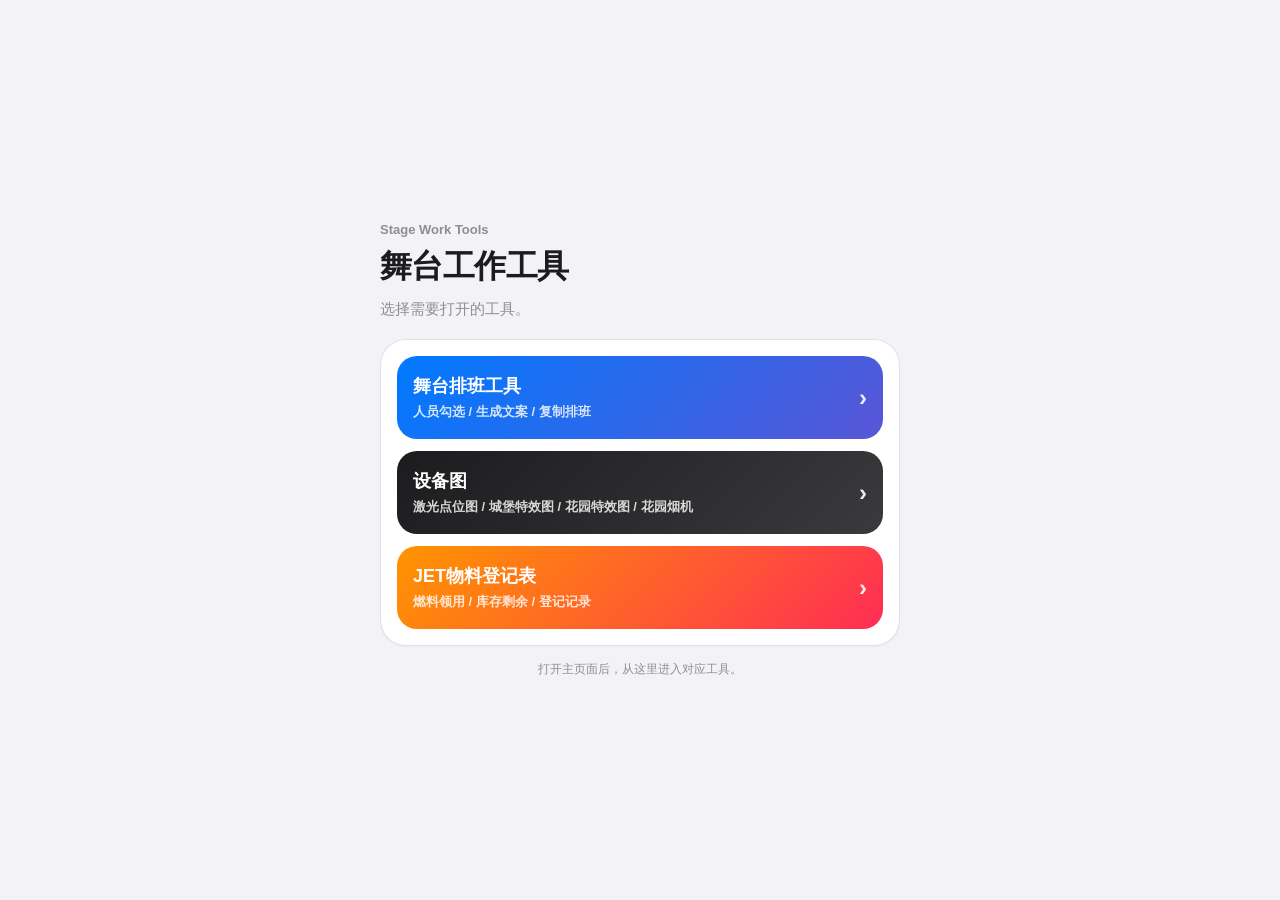
<file: index.html>
<!DOCTYPE html>
<html lang="zh-CN">
<head>
<meta charset="UTF-8">
<meta name="viewport" content="width=device-width, initial-scale=1.0, maximum-scale=1.0, user-scalable=no">
<meta http-equiv="Cache-Control" content="no-cache, no-store, must-revalidate">
<meta http-equiv="Pragma" content="no-cache">
<meta http-equiv="Expires" content="0">
<title>舞台工具首页</title>
<style>
:root{--bg:#f2f2f7;--card:#fff;--text:#1c1c1e;--sub:#8e8e93;--blue:#007aff;--purple:#5856d6;--line:rgba(60,60,67,.14)}
*{box-sizing:border-box;-webkit-tap-highlight-color:transparent}
body{margin:0;min-height:100vh;background:var(--bg);font-family:-apple-system,BlinkMacSystemFont,"SF Pro Text","SF Pro Display","Segoe UI",sans-serif;color:var(--text);display:flex;align-items:center;justify-content:center;padding:18px}
.home{width:100%;max-width:520px}.hero{margin-bottom:18px}.eyebrow{font-size:13px;color:var(--sub);font-weight:800;margin-bottom:8px}.title{font-size:32px;font-weight:950;letter-spacing:-.6px;margin:0 0 8px}.desc{font-size:15px;color:var(--sub);line-height:1.6;margin:0}.card{background:var(--card);border:1px solid var(--line);border-radius:26px;padding:16px;box-shadow:0 1px 2px rgba(0,0,0,.04)}.menu{display:grid;gap:12px}.menu-btn{border:none;border-radius:20px;padding:18px 16px;text-align:left;font-weight:900;font-size:18px;color:#fff;display:flex;align-items:center;justify-content:space-between;min-height:82px;cursor:pointer}.menu-btn span{display:block}.menu-btn small{display:block;font-size:13px;font-weight:700;opacity:.82;margin-top:5px}.schedule{background:linear-gradient(135deg,var(--blue),var(--purple))}.map{background:linear-gradient(135deg,#1c1c1e,#3a3a3c)}.jet{background:linear-gradient(135deg,#ff9500,#ff2d55)}.arrow{font-size:24px;opacity:.9}.footer{font-size:12px;color:var(--sub);text-align:center;margin-top:14px;line-height:1.5}
</style>
</head>
<body>
<main class="home">
  <section class="hero">
    <div class="eyebrow">Stage Work Tools</div>
    <h1 class="title">舞台工作工具</h1>
    <p class="desc">选择需要打开的工具。</p>
  </section>
  <section class="card">
    <div class="menu">
      <button class="menu-btn schedule" onclick="location.href='schedule.html?v=20260701'">
        <span>舞台排班工具<small>人员勾选 / 生成文案 / 复制排班</small></span><b class="arrow">›</b>
      </button>
      <button class="menu-btn map" onclick="location.href='device-map.html?v=map5'">
        <span>设备图<small>激光点位图 / 城堡特效图 / 花园特效图 / 花园烟机</small></span><b class="arrow">›</b>
      </button>
      <button class="menu-btn jet" onclick="location.href='jet-material.html?v=jet1'">
        <span>JET物料登记表<small>燃料领用 / 库存剩余 / 登记记录</small></span><b class="arrow">›</b>
      </button>
    </div>
  </section>
  <div class="footer">打开主页面后，从这里进入对应工具。</div>
</main>
</body>
</html>
</file>
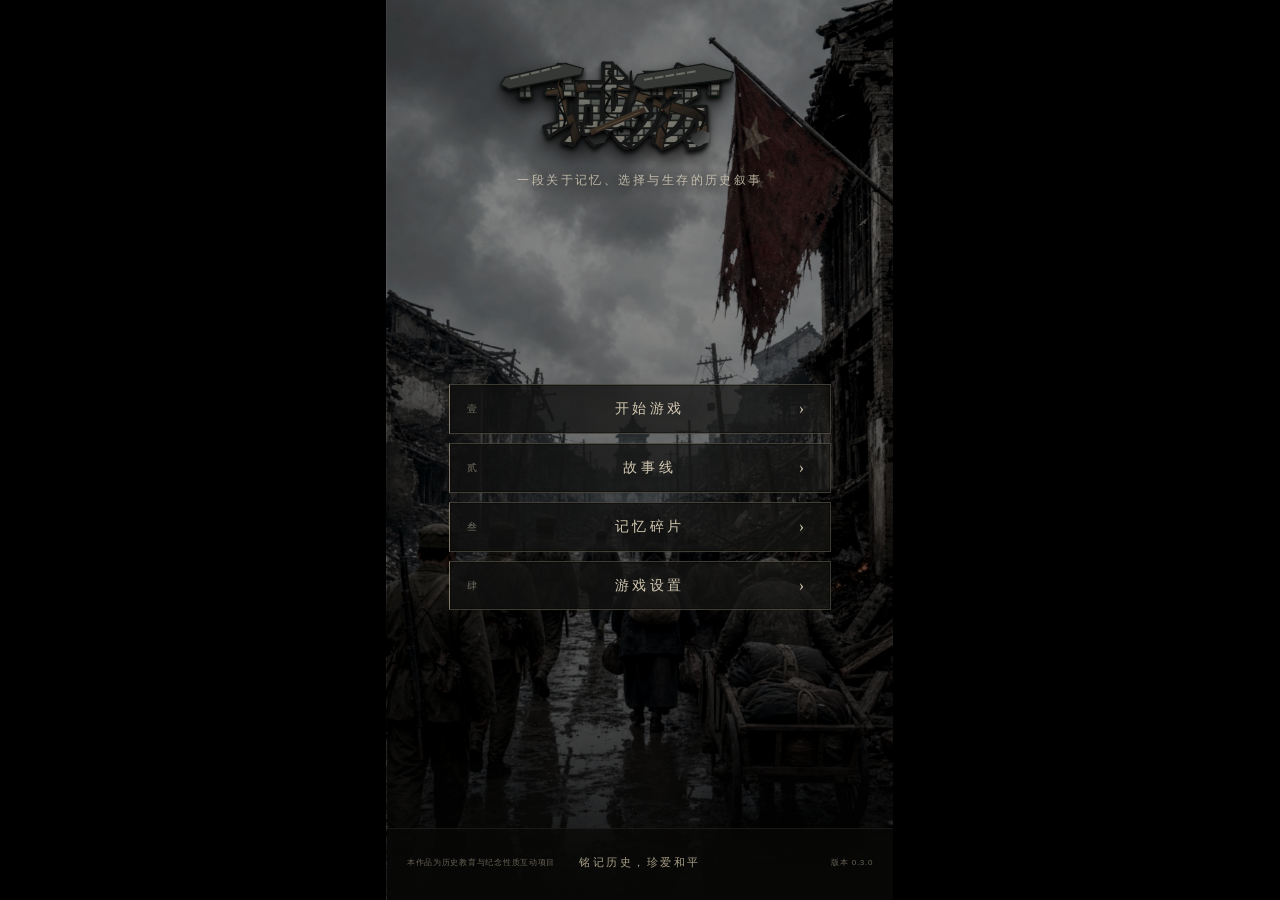
<file: chengshang/index.html>
<!DOCTYPE html>
<html lang="zh-CN">
<head>
  <meta charset="UTF-8">
  <meta name="viewport" content="width=device-width, initial-scale=1.0, viewport-fit=cover">
  <meta name="theme-color" content="#090a09">
  <meta name="description" content="《城殇》——一段关于记忆、选择与生存的抗战历史互动叙事">
  <title>城殇｜历史叙事互动游戏</title>
  <link rel="stylesheet" href="style.css">
</head>
<body>
  <div class="scene" aria-hidden="true">
    <div class="scene__image" id="sceneImage"></div>
    <div class="scene__shade"></div>
  </div>

  <div class="sr-only" id="liveRegion" aria-live="polite" aria-atomic="true"></div>

  <main class="app" id="app">
    <!-- 主界面：保留原有四个入口。 -->
    <section class="page page--home is-active" id="homePage" data-page="home" aria-labelledby="gameTitle">
      <header class="hero">
        <h1 class="hero__logo-heading" id="gameTitle">
          <img class="main-logo" src="./assets/images/ui/chengshang-logo.svg" alt="城殇">
        </h1>
        <p class="hero__subtitle">一段关于记忆、选择与生存的历史叙事</p>
      </header>

      <nav class="main-menu" aria-label="游戏主菜单">
        <button class="menu-button" type="button" data-home-action="start">
          <span class="menu-button__number">壹</span><span class="menu-button__label">开始游戏</span><span aria-hidden="true">›</span>
        </button>
        <button class="menu-button" type="button" data-home-action="story">
          <span class="menu-button__number">贰</span><span class="menu-button__label">故事线</span><span aria-hidden="true">›</span>
        </button>
        <button class="menu-button" type="button" data-home-action="memories">
          <span class="menu-button__number">叁</span><span class="menu-button__label">记忆碎片</span><span aria-hidden="true">›</span>
        </button>
        <button class="menu-button" type="button" data-home-action="settings">
          <span class="menu-button__number">肆</span><span class="menu-button__label">游戏设置</span><span aria-hidden="true">›</span>
        </button>
      </nav>
    </section>

    <!-- 主题选择 -->
    <section class="page page--catalog" id="themePage" data-page="theme" hidden aria-labelledby="themeTitle">
      <header class="catalog-header">
        <button class="icon-back" type="button" data-nav="home" aria-label="返回主页">←</button>
        <div><p>THEATRE OF MEMORY</p><h2 id="themeTitle">选择主题</h2></div>
      </header>
      <p class="catalog-intro">历史不会因玩家选择而改写；选择决定你能保护谁、保存什么，以及谁会记得。</p>
      <div class="theme-grid" id="themeGrid"></div>
    </section>

    <!-- 八章故事线与解锁状态 -->
    <section class="page page--catalog" id="chaptersPage" data-page="chapters" hidden aria-labelledby="chaptersTitle">
      <header class="catalog-header">
        <button class="icon-back" type="button" data-nav="theme" aria-label="返回主题选择">←</button>
        <div><p>CHAPTER ARCHIVE</p><h2 id="chaptersTitle">章节选择</h2></div>
      </header>
      <div class="chapter-filter" id="chapterFilter" role="tablist" aria-label="主题筛选"></div>
      <div class="chapter-grid" id="chapterGrid"></div>
    </section>

    <!-- 身份选择 -->
    <section class="page page--catalog" id="identityPage" data-page="identity" hidden aria-labelledby="identityTitle">
      <header class="catalog-header">
        <button class="icon-back" type="button" data-nav="chapters" aria-label="返回章节选择">←</button>
        <div><p>ORDINARY LIVES</p><h2 id="identityTitle">选择身份</h2></div>
      </header>
      <p class="fiction-notice">本角色为基于历史环境创作的普通人物，不对应或冒充真实历史人物。</p>
      <div class="identity-grid" id="identityGrid"></div>
      <aside class="identity-detail" id="identityDetail" hidden>
        <div id="identityDetailContent"></div>
        <div class="persona-picker" id="personaPicker" aria-label="选择角色"></div>
        <button class="primary-action" type="button" id="confirmIdentityButton">进入身份背景序幕</button>
      </aside>
    </section>

    <!-- 正式事件游戏界面 -->
    <section class="page page--game" id="gamePage" data-page="game" hidden aria-label="正式剧情">
      <div class="game-root" id="gameRoot">
        <header class="game-hud">
          <button class="game-menu-button" type="button" id="gameMenuButton" aria-label="打开游戏菜单">☰</button>
          <div class="event-progress"><span id="eventProgress"></span></div>
          <div class="hud-stats" id="hudStats"></div>
        </header>

        <div class="game-visual">
          <img id="eventImage" alt="" decoding="async">
          <div class="image-fallback" id="imageFallback" hidden></div>
          <div class="game-vignette" aria-hidden="true"></div>
          <div class="event-metadata">
            <span id="gameStage"></span><span id="gameDate"></span><span id="gameLocation"></span>
          </div>
          <div class="event-heading">
            <small id="eventType"></small><h2 id="eventTitle"></h2>
          </div>
        </div>

        <section class="subtitle-panel" id="subtitlePanel" aria-live="polite">
          <div class="subtitle-speaker"><strong id="subtitleSpeaker"></strong><span id="subtitleRole"></span></div>
          <p id="subtitleText"></p>
        </section>

        <section class="event-controls" id="eventControls" aria-label="事件操作"></section>

        <footer class="game-statusline">
          <span>当前任务：<b id="hudTask">等待任务</b></span>
          <span id="hudSpecialty"></span>
        </footer>
      </div>
    </section>

    <!-- 章节结局与历史说明 -->
    <section class="page page--ending" id="endingPage" data-page="ending" hidden aria-labelledby="endingTitle">
      <div class="ending-shell">
        <p class="ending-kicker">CHAPTER RECORD</p>
        <h2 id="endingTitle"></h2>
        <p class="ending-description" id="endingDescription"></p>
        <div class="ending-stats" id="endingStats"></div>
        <section><h3>重要人物去向</h3><div id="endingCharacters"></div></section>
        <section><h3>保存与遗失</h3><div id="endingItems"></div></section>
        <section><h3>关键选择</h3><ol id="endingChoices"></ol></section>
        <section class="history-split">
          <div><h3>历史事实</h3><p id="historyFact"></p></div>
          <div><h3>剧情演绎</h3><p id="historyFiction"></p></div>
        </section>
        <section><h3>资料来源</h3><ul class="source-list" id="historySources"></ul></section>
        <div class="ending-actions">
          <button class="primary-action" type="button" id="continueRecentButton" hidden>从最近存档继续</button>
          <button type="button" id="replayStageEndingButton" hidden>重玩本阶段</button>
          <button class="primary-action" type="button" id="nextChapterButton">下一章</button>
          <button type="button" id="replayChapterButton">重玩本章</button>
          <button type="button" data-nav="chapters">返回章节选择</button>
        </div>
      </div>
    </section>

    <!-- 记忆碎片收藏 -->
    <section class="page page--catalog" id="memoriesPage" data-page="memories" hidden aria-labelledby="memoriesTitle">
      <header class="catalog-header">
        <button class="icon-back" type="button" data-nav="home" aria-label="返回主页">←</button>
        <div><p>MEMORY FRAGMENTS</p><h2 id="memoriesTitle">记忆碎片</h2></div>
      </header>
      <p class="catalog-intro">被保存的信件、胶卷、名单与旧物会在这里留下可追溯记录。</p>
      <div class="memory-grid" id="memoryGrid"></div>
      <section class="source-archive"><h3>已解锁历史资料</h3><div id="sourceArchive"></div></section>
    </section>
  </main>

  <footer class="footer" id="globalFooter">
    <p>本作品为历史教育与纪念性质互动项目</p>
    <p class="footer__motto">铭记历史，珍爱和平</p>
    <p>版本 0.3.0</p>
  </footer>

  <!-- 开始游戏：检查存档后展示。 -->
  <div class="modal" id="startModal" aria-hidden="true">
    <div class="modal__backdrop" data-close-modal="startModal"></div>
    <section class="modal-panel start-panel" role="dialog" aria-modal="true" aria-labelledby="startModalTitle">
      <p class="modal-kicker">SAVE ARCHIVE</p><h2 id="startModalTitle">开始游戏</h2>
      <div class="save-summary" id="saveSummary"></div>
      <div class="modal-actions">
        <button class="primary-action" type="button" id="continueGameButton">继续游戏</button>
        <button type="button" id="newGameButton">新游戏</button>
        <button type="button" id="openChapterSelectButton">章节选择</button>
        <button type="button" data-close-modal="startModal">取消</button>
      </div>
    </section>
  </div>

  <!-- 游戏内菜单与四个存档位 -->
  <div class="modal" id="gameMenuModal" aria-hidden="true">
    <div class="modal__backdrop" data-close-modal="gameMenuModal"></div>
    <section class="modal-panel game-menu-panel" role="dialog" aria-modal="true" aria-labelledby="gameMenuTitle">
      <p class="modal-kicker">GAME MENU</p><h2 id="gameMenuTitle">暂停与存档</h2>
      <div class="save-slots" id="saveSlots"></div>
      <div class="modal-actions">
        <button class="primary-action" type="button" data-close-modal="gameMenuModal">继续剧情</button>
        <button type="button" id="restartStageButton">重玩本阶段</button>
        <button type="button" id="restartCurrentChapterButton">重玩本章</button>
        <button type="button" id="quitToChaptersButton">保存并返回章节选择</button>
      </div>
    </section>
  </div>

  <!-- 设置弹窗 -->
  <div class="modal" id="settingsModal" aria-hidden="true">
    <div class="modal__backdrop" data-close-modal="settingsModal"></div>
    <section class="modal-panel settings-panel" role="dialog" aria-modal="true" aria-labelledby="settingsTitle">
      <p class="modal-kicker">ACCESSIBILITY & AUDIO</p><h2 id="settingsTitle">游戏设置</h2>
      <div class="settings-grid">
        <label>背景音乐 <input type="checkbox" id="musicToggle" checked></label>
        <label>环境与音效 <input type="checkbox" id="soundToggle" checked></label>
        <label>字幕 <input type="checkbox" id="subtitleToggle" checked></label>
        <label>逐字显示 <input type="checkbox" id="typewriterToggle" checked></label>
        <label>自动播放 <input type="checkbox" id="autoplayToggle"></label>
        <label>高对比模式 <input type="checkbox" id="contrastToggle"></label>
        <label>关闭画面动态 <input type="checkbox" id="motionToggle"></label>
        <label>关键选择二次确认 <input type="checkbox" id="confirmChoiceToggle" checked></label>
        <label class="range-setting">总音量 <input type="range" id="volumeSlider" min="0" max="100" value="60"><output id="volumeValue">60%</output></label>
        <label class="range-setting">字幕速度 <input type="range" id="subtitleSpeedSlider" min="8" max="60" value="24"><output id="subtitleSpeedValue">中</output></label>
        <label class="range-setting">字幕字号 <input type="range" id="fontSizeSlider" min="90" max="135" value="100"><output id="fontSizeValue">100%</output></label>
      </div>
      <button class="modal-wide-button" type="button" data-close-modal="settingsModal">保存并返回</button>
    </section>
  </div>

  <!-- 选择结果、阶段结算与确认对话框。 -->
  <div class="result-panel" id="resultPanel" hidden role="dialog" aria-modal="true" aria-labelledby="resultTitle">
    <div class="result-card">
      <p class="modal-kicker">CONSEQUENCE</p><h2 id="resultTitle"></h2>
      <p id="resultText"></p><div class="result-changes" id="resultChanges"></div>
      <button class="primary-action" type="button" id="resultContinue">承担结果并继续</button>
    </div>
  </div>

  <div class="modal" id="stageModal" aria-hidden="true">
    <div class="modal__backdrop"></div>
    <section class="modal-panel stage-panel" role="dialog" aria-modal="true" aria-labelledby="stageTitle">
      <p class="modal-kicker">STAGE REPORT</p><h2 id="stageTitle">阶段结算</h2>
      <div id="stageSummary"></div><button class="primary-action modal-wide-button" type="button" id="stageContinueButton">推进历史时间</button>
    </section>
  </div>

  <div class="modal" id="confirmModal" aria-hidden="true">
    <div class="modal__backdrop"></div>
    <section class="modal-panel confirm-panel" role="dialog" aria-modal="true" aria-labelledby="confirmTitle">
      <h2 id="confirmTitle">确认操作</h2><p id="confirmText"></p>
      <div class="confirm-actions"><button type="button" id="confirmCancel">取消</button><button class="danger-action" type="button" id="confirmAccept">确认</button></div>
    </section>
  </div>

  <div class="loading-screen" id="loadingScreen" hidden aria-live="polite">
    <p>正在整理档案与场景资源</p><div><span id="loadingProgress"></span></div><small id="loadingStatus">0%</small>
  </div>

  <!-- 仅在 URL 加 #dev 或本地开启开发标志时显示。 -->
  <aside class="dev-panel" id="devPanel" hidden aria-label="开发调试面板">
    <button type="button" id="devToggle">开发工具</button>
    <div class="dev-body">
      <label>事件ID <input id="devEventId"><button type="button" id="devJump">跳转</button></label>
      <label>血量 <input id="devHp" type="number" min="0" max="100"><button type="button" id="devSetHp">修改</button></label>
      <pre id="devState"></pre>
      <button type="button" id="devUnlockAll">解锁全部章节</button><button type="button" id="devClearSaves">清除存档</button>
    </div>
  </aside>

  <script src="assets/data/themes.js"></script>
  <script src="assets/data/chapters.js"></script>
  <script src="assets/data/identities.js"></script>
  <script src="assets/data/characters.js"></script>
  <script src="assets/data/visual-guides.js"></script>
  <script src="assets/data/items.js"></script>
  <script src="assets/data/history-sources.js"></script>
  <script src="assets/data/endings.js"></script>
  <script src="assets/data/events/shanghai-ch01.js"></script>
  <script src="assets/data/events/compact-chapters.js"></script>
  <script src="js/state-manager.js"></script>
  <script src="js/save-system.js"></script>
  <script src="js/audio-manager.js"></script>
  <script src="js/subtitle-manager.js"></script>
  <script src="js/history-sources.js"></script>
  <script src="js/event-renderer.js"></script>
  <script src="js/game-engine.js"></script>
  <script src="script.js"></script>
</body>
</html>
</file>
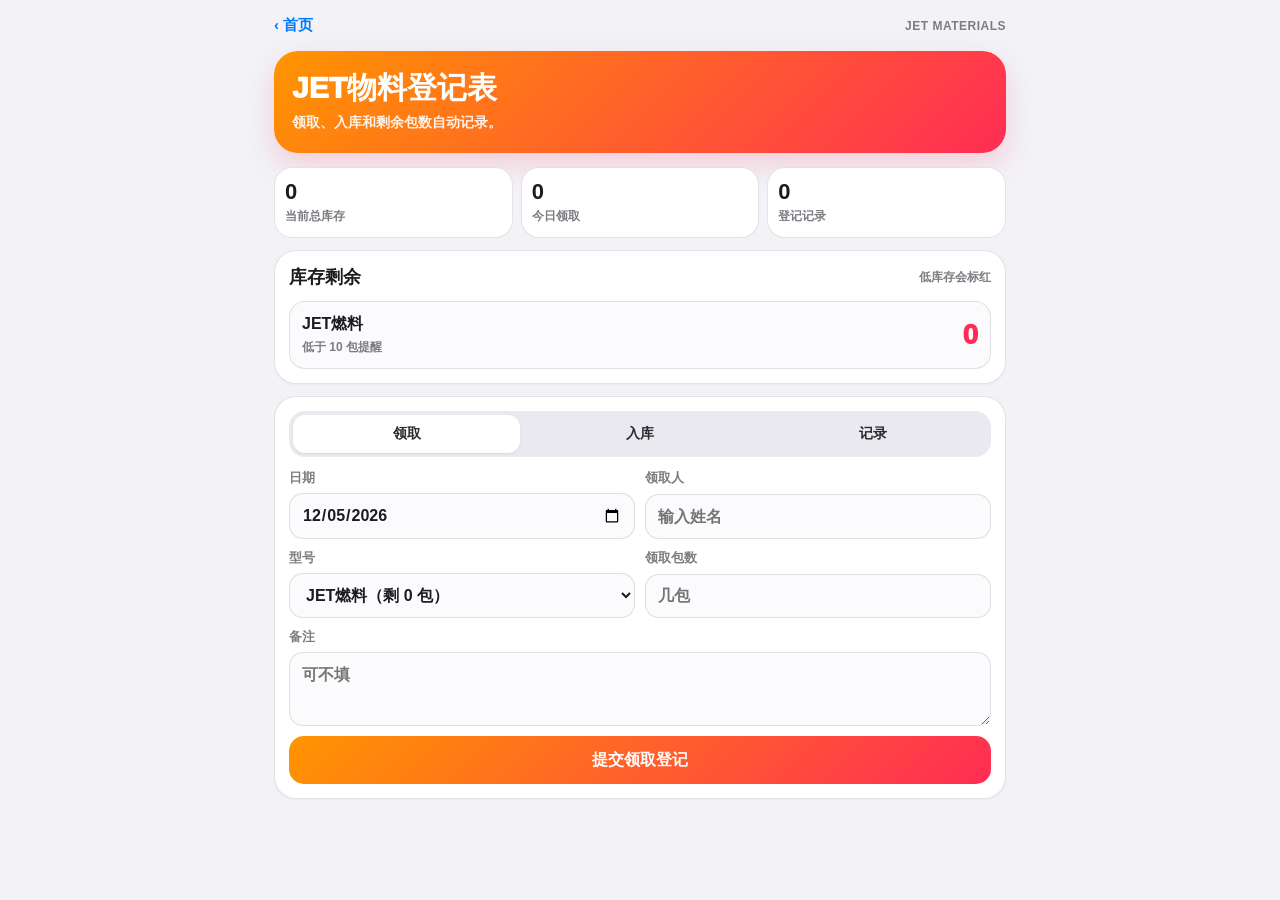
<file: jet-material.html>
<!DOCTYPE html>
<html lang="zh-CN">
<head>
<meta charset="UTF-8">
<meta name="viewport" content="width=device-width, initial-scale=1.0, maximum-scale=1.0, user-scalable=no">
<meta http-equiv="Cache-Control" content="no-cache, no-store, must-revalidate">
<meta http-equiv="Pragma" content="no-cache">
<meta http-equiv="Expires" content="0">
<title>JET物料登记表</title>
<style>
:root{
  --bg:#f2f2f7;
  --card:#fff;
  --text:#1c1c1e;
  --sub:#7c7c82;
  --line:rgba(60,60,67,.14);
  --orange:#ff9500;
  --red:#ff2d55;
  --green:#34c759;
  --blue:#007aff;
  --ink:#2c2c2e;
}
*{box-sizing:border-box;-webkit-tap-highlight-color:transparent}
body{margin:0;background:var(--bg);font-family:-apple-system,BlinkMacSystemFont,"SF Pro Text","SF Pro Display","Segoe UI",sans-serif;color:var(--text)}
button,input,select,textarea{font:inherit}
button{cursor:pointer}
.shell{width:100%;max-width:760px;margin:0 auto;padding:16px 14px 32px}
.top{display:flex;align-items:center;justify-content:space-between;gap:12px;margin-bottom:16px}
.back{color:var(--blue);text-decoration:none;font-size:15px;font-weight:800;white-space:nowrap}
.kicker{font-size:12px;color:var(--sub);font-weight:900;letter-spacing:.5px;text-align:right}
.hero{background:linear-gradient(135deg,var(--orange),var(--red));border-radius:24px;color:#fff;padding:20px 18px;box-shadow:0 12px 28px rgba(255,45,85,.18);margin-bottom:14px}
.hero h1{font-size:30px;line-height:1.1;margin:0 0 8px;font-weight:950;letter-spacing:0}
.hero p{font-size:14px;line-height:1.5;margin:0;opacity:.9;font-weight:650}
.summary{display:grid;grid-template-columns:repeat(3,1fr);gap:8px;margin-bottom:12px}
.metric{background:var(--card);border:1px solid var(--line);border-radius:18px;padding:12px 10px}
.metric b{display:block;font-size:22px;line-height:1.1;margin-bottom:4px}
.metric span{display:block;color:var(--sub);font-size:12px;font-weight:750}
.panel{background:var(--card);border:1px solid var(--line);border-radius:22px;padding:14px;margin-bottom:12px;box-shadow:0 1px 2px rgba(0,0,0,.04)}
.panel-title{display:flex;align-items:center;justify-content:space-between;gap:12px;margin-bottom:12px}
.panel-title h2{font-size:18px;margin:0;font-weight:950;letter-spacing:0}
.panel-title small{color:var(--sub);font-size:12px;font-weight:750;text-align:right}
.inventory{display:grid;gap:10px}
.stock-row{display:grid;grid-template-columns:1fr auto;gap:10px;align-items:center;border:1px solid var(--line);border-radius:16px;padding:12px;background:#fbfbfd}
.stock-name{font-weight:900;font-size:16px;min-width:0;overflow-wrap:anywhere}
.stock-sub{font-size:12px;color:var(--sub);font-weight:750;margin-top:4px}
.stock-num{text-align:right;font-size:28px;font-weight:950;line-height:1}
.stock-num.low{color:var(--red)}
.seg{display:grid;grid-template-columns:repeat(3,1fr);gap:6px;background:#e9e9ef;border-radius:16px;padding:4px;margin-bottom:12px}
.seg button{border:none;border-radius:12px;background:transparent;color:var(--ink);font-size:14px;font-weight:900;min-height:38px}
.seg button.active{background:#fff;box-shadow:0 1px 2px rgba(0,0,0,.08)}
.view{display:none}
.view.active{display:block}
.form{display:grid;gap:10px}
.grid2{display:grid;grid-template-columns:1fr 1fr;gap:10px}
label{display:grid;gap:6px;font-size:13px;color:var(--sub);font-weight:850}
input,select,textarea{width:100%;border:1px solid var(--line);border-radius:14px;background:#fbfbfd;color:var(--text);padding:12px;font-size:16px;outline:none}
textarea{min-height:74px;resize:vertical}
input:focus,select:focus,textarea:focus{border-color:rgba(0,122,255,.55);box-shadow:0 0 0 3px rgba(0,122,255,.12)}
.btn{border:none;border-radius:15px;min-height:48px;padding:0 15px;font-size:16px;font-weight:950;color:#fff;background:linear-gradient(135deg,var(--orange),var(--red));display:inline-flex;align-items:center;justify-content:center;gap:8px}
.btn.secondary{background:var(--ink)}
.btn.ghost{background:#f0f0f5;color:var(--ink)}
.btn-row{display:grid;grid-template-columns:1fr 1fr;gap:10px}
.hint{font-size:12px;line-height:1.5;color:var(--sub);font-weight:700;margin-top:8px}
.tools{display:grid;grid-template-columns:1fr auto auto;gap:8px;margin-bottom:10px}
.tools input,.tools select{font-size:14px;padding:10px;border-radius:12px}
.small-btn{border:none;border-radius:12px;min-height:42px;padding:0 12px;background:#eeeef4;color:var(--ink);font-size:13px;font-weight:900;white-space:nowrap}
.records{display:grid;gap:9px}
.record{border:1px solid var(--line);border-radius:16px;background:#fbfbfd;padding:12px}
.record-head{display:flex;align-items:flex-start;justify-content:space-between;gap:10px}
.record-title{font-size:15px;font-weight:950;line-height:1.35;min-width:0;overflow-wrap:anywhere}
.tag{border-radius:999px;padding:5px 9px;font-size:12px;font-weight:950;color:#fff;white-space:nowrap}
.tag.out{background:var(--red)}
.tag.in{background:var(--green)}
.record-meta{margin-top:7px;color:var(--sub);font-size:12px;line-height:1.55;font-weight:750}
.record-bottom{display:flex;align-items:center;justify-content:space-between;gap:10px;margin-top:10px}
.after{font-size:13px;font-weight:950}
.undo{border:none;background:#ececf2;color:#3a3a3c;border-radius:10px;padding:8px 10px;font-size:12px;font-weight:900}
.empty{border:1px dashed var(--line);border-radius:16px;padding:18px;text-align:center;color:var(--sub);font-size:14px;font-weight:800;background:#fbfbfd}
.toast{position:fixed;left:50%;bottom:22px;transform:translateX(-50%) translateY(18px);background:rgba(28,28,30,.92);color:#fff;border-radius:999px;padding:11px 16px;font-size:14px;font-weight:850;opacity:0;pointer-events:none;transition:.22s ease;max-width:88%;text-align:center}
.toast.show{opacity:1;transform:translateX(-50%) translateY(0)}
@media (max-width:560px){
  .shell{padding:14px 12px 26px}
  .hero h1{font-size:28px}
  .summary{grid-template-columns:1fr 1fr 1fr}
  .metric{padding:10px 8px}
  .metric b{font-size:20px}
  .grid2,.btn-row{grid-template-columns:1fr}
  .tools{grid-template-columns:1fr 104px}
  .tools .small-btn{grid-column:span 1}
}
</style>
</head>
<body>
<main class="shell">
  <div class="top">
    <a class="back" href="index.html">‹ 首页</a>
    <div class="kicker">JET MATERIALS</div>
  </div>

  <section class="hero">
    <h1>JET物料登记表</h1>
    <p>领取、入库和剩余包数自动记录。</p>
  </section>

  <section class="summary" aria-label="库存摘要">
    <div class="metric"><b id="totalStock">0</b><span>当前总库存</span></div>
    <div class="metric"><b id="todayOut">0</b><span>今日领取</span></div>
    <div class="metric"><b id="recordCount">0</b><span>登记记录</span></div>
  </section>

  <section class="panel">
    <div class="panel-title">
      <h2>库存剩余</h2>
      <small id="lowText">低库存会标红</small>
    </div>
    <div class="inventory" id="inventoryList"></div>
  </section>

  <section class="panel">
    <nav class="seg" aria-label="登记功能">
      <button type="button" class="active" data-view="outView">领取</button>
      <button type="button" data-view="inView">入库</button>
      <button type="button" data-view="recordView">记录</button>
    </nav>

    <section class="view active" id="outView">
      <form class="form" id="outForm">
        <div class="grid2">
          <label>日期
            <input type="date" id="outDate" required>
          </label>
          <label>领取人
            <input type="text" id="outName" list="peopleList" placeholder="输入姓名" autocomplete="off" required>
          </label>
        </div>
        <div class="grid2">
          <label>型号
            <select id="outMaterial" required></select>
          </label>
          <label>领取包数
            <input type="number" id="outQty" min="1" step="1" inputmode="numeric" placeholder="几包" required>
          </label>
        </div>
        <label>备注
          <textarea id="outNote" placeholder="可不填"></textarea>
        </label>
        <button class="btn" type="submit">提交领取登记</button>
      </form>
    </section>

    <section class="view" id="inView">
      <form class="form" id="inForm">
        <div class="grid2">
          <label>日期
            <input type="date" id="inDate" required>
          </label>
          <label>经手人
            <input type="text" id="inName" list="peopleList" placeholder="输入姓名" autocomplete="off">
          </label>
        </div>
        <div class="grid2">
          <label>型号
            <select id="inMaterial" required></select>
          </label>
          <label>补充包数
            <input type="number" id="inQty" min="1" step="1" inputmode="numeric" placeholder="几包" required>
          </label>
        </div>
        <label>备注
          <textarea id="inNote" placeholder="例如：新到货、盘点补录"></textarea>
        </label>
        <button class="btn secondary" type="submit">提交入库登记</button>
      </form>

      <div class="hint">第一次使用时，先在这里补充库存；有新型号时，下面可以添加。</div>

      <form class="form" id="materialForm" style="margin-top:12px">
        <div class="grid2">
          <label>新增型号
            <input type="text" id="newMaterialName" placeholder="例如：JET燃料 A型">
          </label>
          <label>初始包数
            <input type="number" id="newMaterialStock" min="0" step="1" inputmode="numeric" placeholder="0">
          </label>
        </div>
        <div class="grid2">
          <label>低库存提醒
            <input type="number" id="newMaterialLow" min="0" step="1" inputmode="numeric" value="10">
          </label>
          <label>添加常用人员
            <input type="text" id="newPersonName" placeholder="输入姓名">
          </label>
        </div>
        <div class="btn-row">
          <button class="btn ghost" type="submit">添加型号</button>
          <button class="btn ghost" type="button" id="addPersonBtn">添加人员</button>
        </div>
      </form>
    </section>

    <section class="view" id="recordView">
      <div class="tools">
        <input type="search" id="searchText" placeholder="搜索姓名 / 型号 / 备注">
        <select id="typeFilter">
          <option value="all">全部</option>
          <option value="out">领取</option>
          <option value="in">入库</option>
        </select>
        <button class="small-btn" id="exportBtn" type="button">导出</button>
      </div>
      <div class="records" id="recordList"></div>
    </section>
  </section>

  <datalist id="peopleList"></datalist>
  <div class="toast" id="toast" role="status" aria-live="polite"></div>
</main>

<script>
const STORAGE_KEY = "stage-tools-jet-material-v1";
const today = () => {
  const d = new Date();
  const y = d.getFullYear();
  const m = String(d.getMonth() + 1).padStart(2, "0");
  const day = String(d.getDate()).padStart(2, "0");
  return `${y}-${m}-${day}`;
};
const newId = () => `${Date.now()}-${Math.random().toString(16).slice(2)}`;
const defaultState = {
  people: [],
  materials: [{ id: "jet-default", name: "JET燃料", stock: 0, low: 10 }],
  records: []
};
let state = loadState();

function cloneDefault(value){
  return JSON.parse(JSON.stringify(value));
}

function loadState(){
  try{
    const saved = JSON.parse(localStorage.getItem(STORAGE_KEY));
    if(!saved || !Array.isArray(saved.materials) || !Array.isArray(saved.records)) return cloneDefault(defaultState);
    return {
      people: Array.isArray(saved.people) ? saved.people : [],
      materials: saved.materials.length ? saved.materials : cloneDefault(defaultState.materials),
      records: saved.records
    };
  }catch{
    return cloneDefault(defaultState);
  }
}

function saveState(){
  localStorage.setItem(STORAGE_KEY, JSON.stringify(state));
}

function showToast(text){
  const toast = document.getElementById("toast");
  toast.textContent = text;
  toast.classList.add("show");
  clearTimeout(showToast.timer);
  showToast.timer = setTimeout(() => toast.classList.remove("show"), 1800);
}

function toInt(value){
  const n = Number.parseInt(value, 10);
  return Number.isFinite(n) && n >= 0 ? n : 0;
}

function addPerson(name){
  const clean = name.trim();
  if(!clean) return false;
  if(!state.people.includes(clean)){
    state.people.push(clean);
    state.people.sort((a,b) => a.localeCompare(b, "zh-Hans-CN"));
    return true;
  }
  return false;
}

function getMaterial(id){
  return state.materials.find(item => item.id === id);
}

function render(){
  const total = state.materials.reduce((sum, item) => sum + toInt(item.stock), 0);
  const todayOut = state.records
    .filter(item => item.type === "out" && item.date === today())
    .reduce((sum, item) => sum + toInt(item.qty), 0);
  document.getElementById("totalStock").textContent = total;
  document.getElementById("todayOut").textContent = todayOut;
  document.getElementById("recordCount").textContent = state.records.length;
  renderInventory();
  renderOptions();
  renderPeople();
  renderRecords();
}

function renderInventory(){
  const box = document.getElementById("inventoryList");
  if(!state.materials.length){
    box.innerHTML = `<div class="empty">还没有型号</div>`;
    return;
  }
  box.innerHTML = state.materials.map(item => {
    const low = toInt(item.stock) <= toInt(item.low);
    return `
      <div class="stock-row">
        <div>
          <div class="stock-name">${escapeHtml(item.name)}</div>
          <div class="stock-sub">低于 ${toInt(item.low)} 包提醒</div>
        </div>
        <div class="stock-num ${low ? "low" : ""}">${toInt(item.stock)}</div>
      </div>
    `;
  }).join("");
}

function renderOptions(){
  const options = state.materials.map(item => `<option value="${item.id}">${escapeHtml(item.name)}（剩 ${toInt(item.stock)} 包）</option>`).join("");
  document.getElementById("outMaterial").innerHTML = options;
  document.getElementById("inMaterial").innerHTML = options;
}

function renderPeople(){
  document.getElementById("peopleList").innerHTML = state.people
    .map(name => `<option value="${escapeHtml(name)}"></option>`)
    .join("");
}

function renderRecords(){
  const keyword = document.getElementById("searchText").value.trim().toLowerCase();
  const type = document.getElementById("typeFilter").value;
  const list = state.records
    .filter(item => type === "all" || item.type === type)
    .filter(item => {
      if(!keyword) return true;
      return [item.person, item.materialName, item.note, item.date].join(" ").toLowerCase().includes(keyword);
    })
    .sort((a,b) => (b.createdAt || "").localeCompare(a.createdAt || ""));
  const box = document.getElementById("recordList");
  if(!list.length){
    box.innerHTML = `<div class="empty">暂无记录</div>`;
    return;
  }
  box.innerHTML = list.map(item => {
    const isOut = item.type === "out";
    const title = isOut
      ? `${escapeHtml(item.person || "未填写")} 领取 ${escapeHtml(item.materialName)} ${toInt(item.qty)} 包`
      : `${escapeHtml(item.person || "入库")} 补充 ${escapeHtml(item.materialName)} ${toInt(item.qty)} 包`;
    return `
      <article class="record">
        <div class="record-head">
          <div class="record-title">${title}</div>
          <span class="tag ${isOut ? "out" : "in"}">${isOut ? "领取" : "入库"}</span>
        </div>
        <div class="record-meta">
          ${escapeHtml(item.date)}　登记前 ${toInt(item.before)} 包 / 登记后 ${toInt(item.after)} 包
          ${item.note ? `<br>备注：${escapeHtml(item.note)}` : ""}
        </div>
        <div class="record-bottom">
          <div class="after">剩余 ${toInt(item.after)} 包</div>
          <button class="undo" type="button" data-undo="${item.id}">撤回</button>
        </div>
      </article>
    `;
  }).join("");
}

function escapeHtml(value){
  return String(value ?? "")
    .replaceAll("&", "&amp;")
    .replaceAll("<", "&lt;")
    .replaceAll(">", "&gt;")
    .replaceAll('"', "&quot;")
    .replaceAll("'", "&#039;");
}

function csvCell(value){
  const text = String(value ?? "").replaceAll('"', '""');
  return `"${text}"`;
}

function exportCsv(){
  if(!state.records.length){
    showToast("还没有可导出的记录");
    return;
  }
  const header = ["日期","类型","姓名/经手人","型号","包数","登记前","登记后","备注","登记时间"];
  const rows = state.records
    .slice()
    .sort((a,b) => (a.createdAt || "").localeCompare(b.createdAt || ""))
    .map(item => [
      item.date,
      item.type === "out" ? "领取" : "入库",
      item.person || "",
      item.materialName,
      item.qty,
      item.before,
      item.after,
      item.note || "",
      item.createdAt || ""
    ]);
  const csv = [header, ...rows].map(row => row.map(csvCell).join(",")).join("\n");
  const blob = new Blob(["\ufeff" + csv], { type: "text/csv;charset=utf-8" });
  const url = URL.createObjectURL(blob);
  const a = document.createElement("a");
  a.href = url;
  a.download = `JET物料登记-${today()}.csv`;
  a.click();
  URL.revokeObjectURL(url);
}

document.getElementById("outDate").value = today();
document.getElementById("inDate").value = today();

document.querySelectorAll(".seg button").forEach(btn => {
  btn.addEventListener("click", () => {
    document.querySelectorAll(".seg button").forEach(item => item.classList.remove("active"));
    document.querySelectorAll(".view").forEach(item => item.classList.remove("active"));
    btn.classList.add("active");
    document.getElementById(btn.dataset.view).classList.add("active");
  });
});

document.getElementById("outForm").addEventListener("submit", event => {
  event.preventDefault();
  const date = document.getElementById("outDate").value || today();
  const person = document.getElementById("outName").value.trim();
  const material = getMaterial(document.getElementById("outMaterial").value);
  const qty = toInt(document.getElementById("outQty").value);
  const note = document.getElementById("outNote").value.trim();
  if(!person || !material || qty <= 0) return showToast("请把领取信息填完整");
  if(qty > toInt(material.stock)) return showToast("库存不够，先补充入库");
  const before = toInt(material.stock);
  const after = before - qty;
  material.stock = after;
  addPerson(person);
  state.records.push({
    id:newId(),
    type:"out",
    date,
    person,
    materialId:material.id,
    materialName:material.name,
    qty,
    before,
    after,
    note,
    createdAt:new Date().toISOString()
  });
  saveState();
  event.target.reset();
  document.getElementById("outDate").value = today();
  render();
  showToast("领取登记已保存");
});

document.getElementById("inForm").addEventListener("submit", event => {
  event.preventDefault();
  const date = document.getElementById("inDate").value || today();
  const person = document.getElementById("inName").value.trim();
  const material = getMaterial(document.getElementById("inMaterial").value);
  const qty = toInt(document.getElementById("inQty").value);
  const note = document.getElementById("inNote").value.trim();
  if(!material || qty <= 0) return showToast("请把入库信息填完整");
  const before = toInt(material.stock);
  const after = before + qty;
  material.stock = after;
  if(person) addPerson(person);
  state.records.push({
    id:newId(),
    type:"in",
    date,
    person,
    materialId:material.id,
    materialName:material.name,
    qty,
    before,
    after,
    note,
    createdAt:new Date().toISOString()
  });
  saveState();
  event.target.reset();
  document.getElementById("inDate").value = today();
  render();
  showToast("入库登记已保存");
});

document.getElementById("materialForm").addEventListener("submit", event => {
  event.preventDefault();
  const name = document.getElementById("newMaterialName").value.trim();
  const stock = toInt(document.getElementById("newMaterialStock").value);
  const low = toInt(document.getElementById("newMaterialLow").value || 10);
  if(!name) return showToast("请输入型号名称");
  if(state.materials.some(item => item.name === name)) return showToast("这个型号已经存在");
  state.materials.push({ id:newId(), name, stock, low });
  if(stock > 0){
    state.records.push({
      id:newId(),
      type:"in",
      date:today(),
      person:"",
      materialId:state.materials[state.materials.length - 1].id,
      materialName:name,
      qty:stock,
      before:0,
      after:stock,
      note:"新增型号初始库存",
      createdAt:new Date().toISOString()
    });
  }
  saveState();
  document.getElementById("newMaterialName").value = "";
  document.getElementById("newMaterialStock").value = "";
  document.getElementById("newMaterialLow").value = "10";
  render();
  showToast("型号已添加");
});

document.getElementById("addPersonBtn").addEventListener("click", () => {
  const input = document.getElementById("newPersonName");
  if(addPerson(input.value)){
    saveState();
    input.value = "";
    renderPeople();
    showToast("人员已添加");
  }else{
    showToast("请输入新的人员姓名");
  }
});

document.getElementById("recordList").addEventListener("click", event => {
  const btn = event.target.closest("[data-undo]");
  if(!btn) return;
  const record = state.records.find(item => item.id === btn.dataset.undo);
  if(!record) return;
  if(!confirm("确定撤回这条登记吗？库存会同步恢复。")) return;
  const material = getMaterial(record.materialId) || state.materials.find(item => item.name === record.materialName);
  if(material){
    if(record.type === "out"){
      material.stock = toInt(material.stock) + toInt(record.qty);
    }else{
      const next = toInt(material.stock) - toInt(record.qty);
      if(next < 0) return showToast("当前库存不足，不能撤回这条入库");
      material.stock = next;
    }
  }
  state.records = state.records.filter(item => item.id !== record.id);
  saveState();
  render();
  showToast("已撤回");
});

document.getElementById("searchText").addEventListener("input", renderRecords);
document.getElementById("typeFilter").addEventListener("change", renderRecords);
document.getElementById("exportBtn").addEventListener("click", exportCsv);

render();
</script>
</body>
</html>
</file>
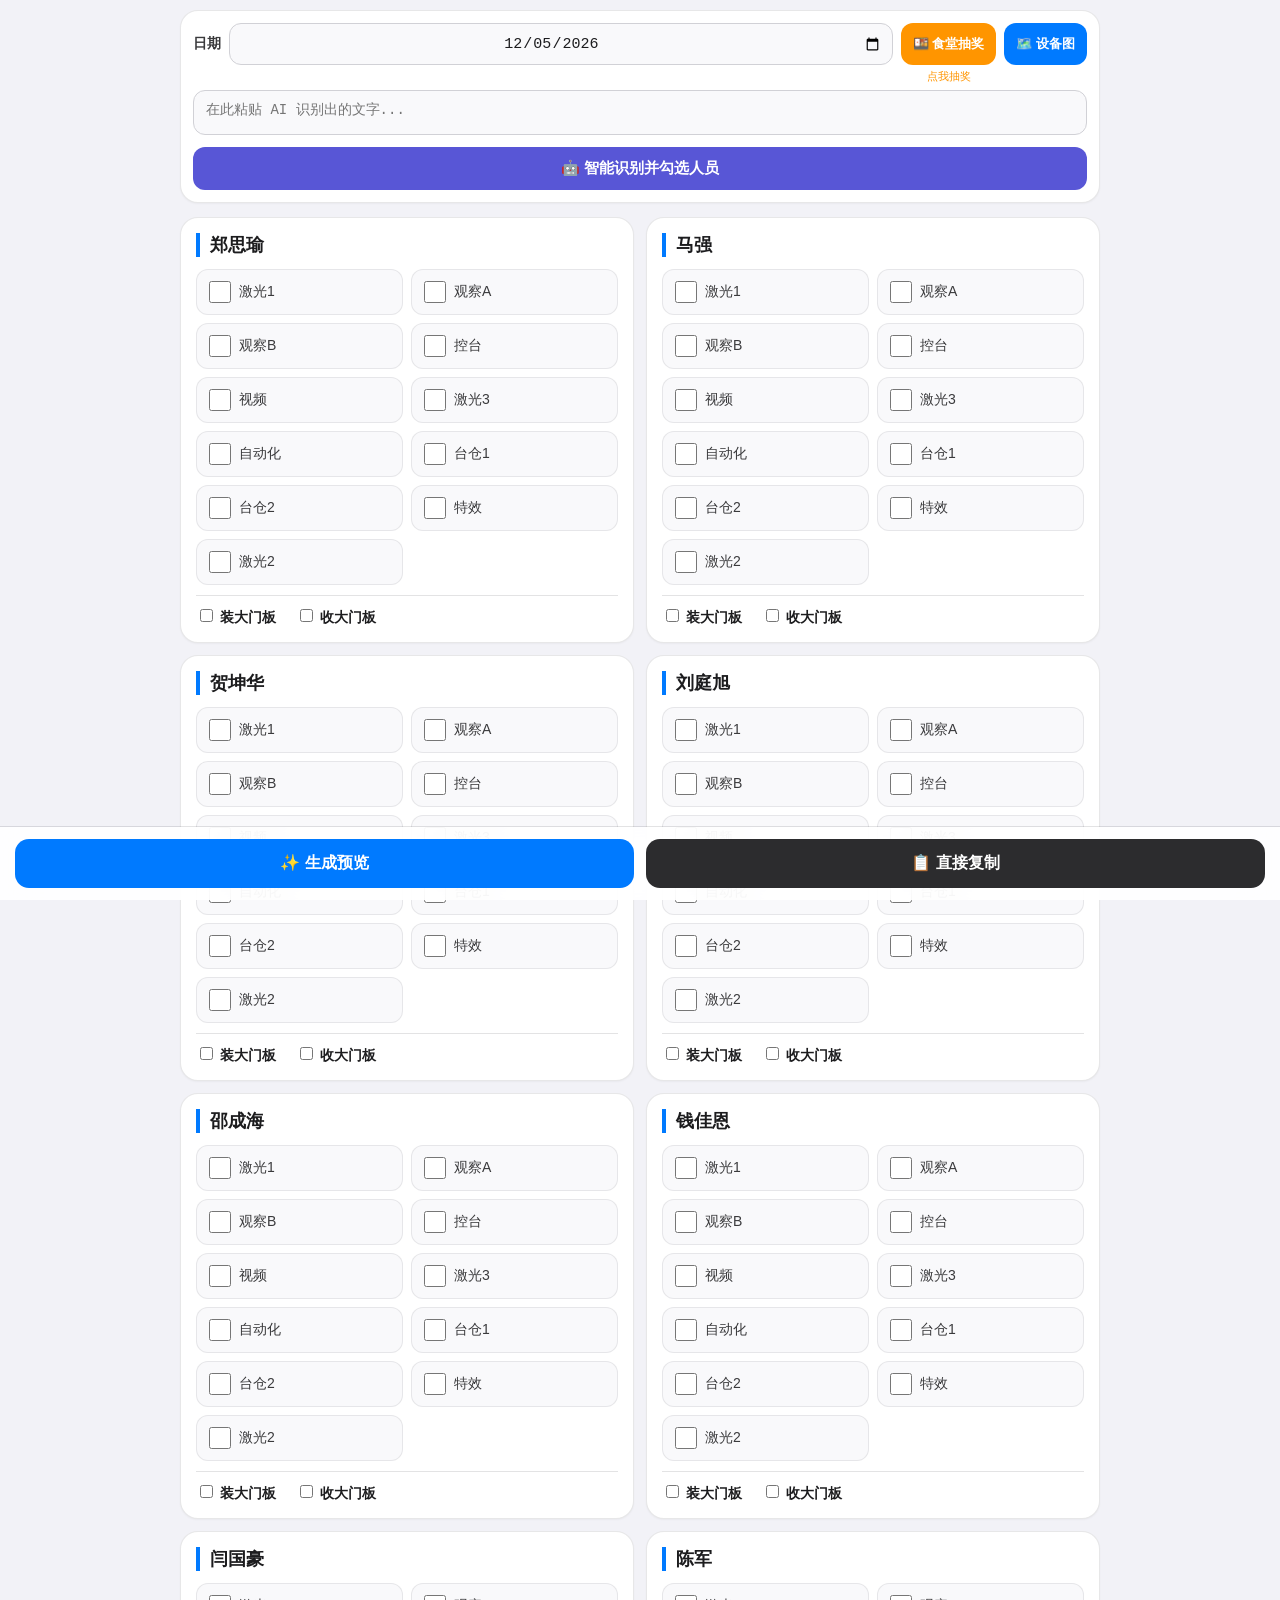
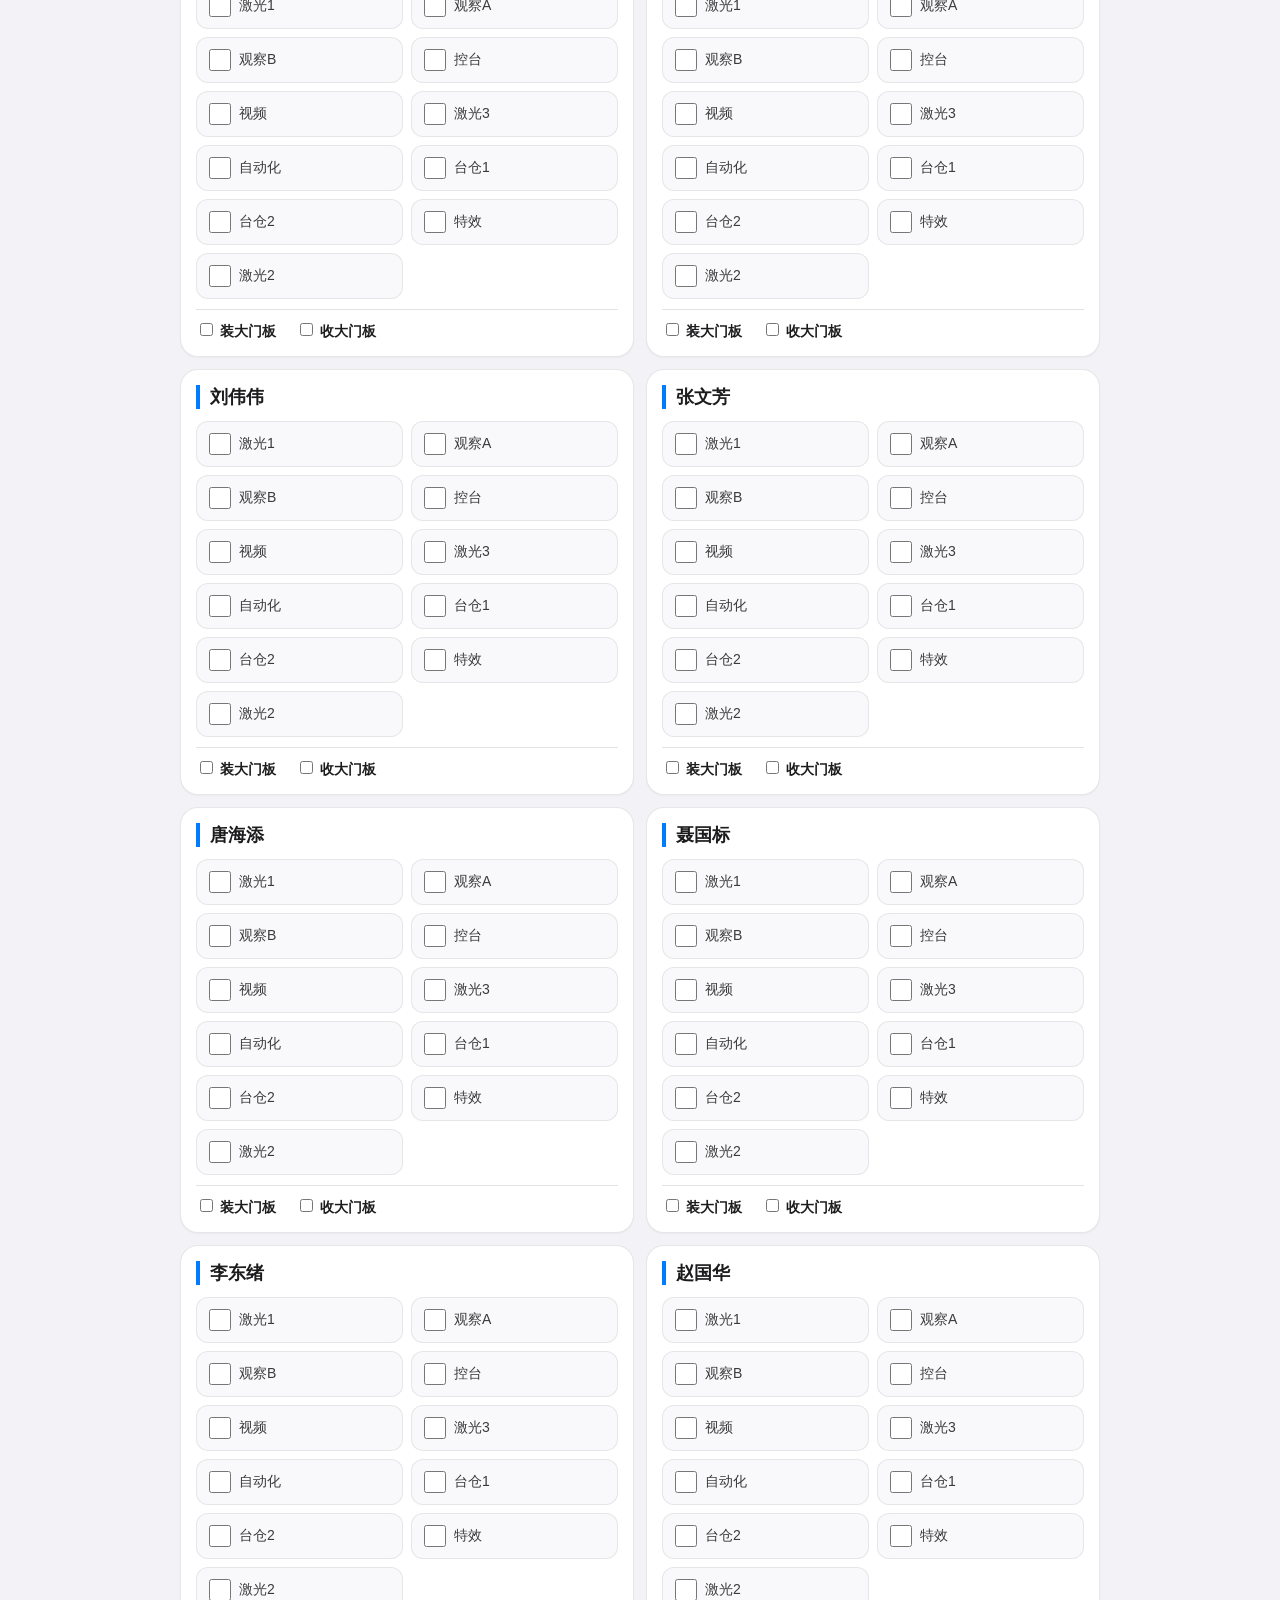
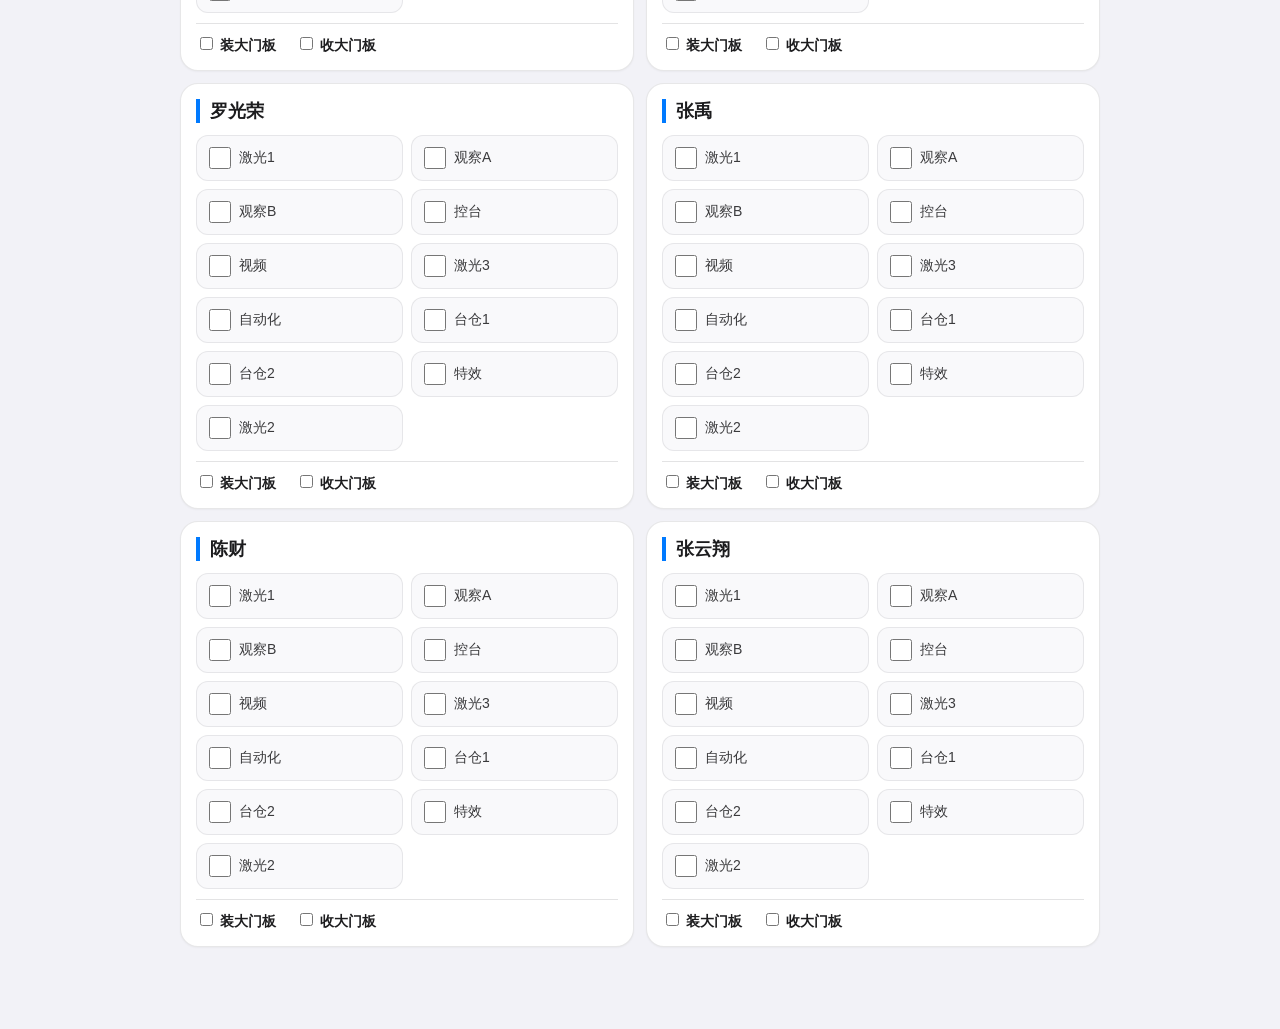
<file: schedule.html>
<!DOCTYPE html>
<html lang="zh-CN">
<head>
    <meta charset="UTF-8">
    <meta name="viewport" content="width=device-width, initial-scale=1.0, maximum-scale=1.0, user-scalable=no">
    <title>舞台排班 Pro</title>
    <style>
        :root{--ios-blue:#007aff;--ios-purple:#5856d6;--ios-orange:#ff9500;--bg:#f2f2f7;--card:#ffffff;--text:#1c1c1e;--sub:#8e8e93;--line:#d1d1d6;--field:#f9f9fb}
        *{box-sizing:border-box;-webkit-tap-highlight-color:transparent}
        body{font-family:-apple-system,BlinkMacSystemFont,"SF Pro Text","SF Pro Display","Segoe UI",sans-serif;background:var(--bg);padding:10px;margin:0;padding-bottom:82px;color:var(--text)}
        .container{max-width:920px;margin:0 auto}
        .top-section{background:var(--card);padding:12px;border-radius:18px;border:1px solid rgba(60,60,67,.12);margin-bottom:14px;box-shadow:0 1px 2px rgba(0,0,0,.04)}
        .date-row{display:flex;align-items:center;gap:8px;margin-bottom:25px;flex-wrap:wrap}
        .date-row label{font-size:14px;font-weight:700;color:#3a3a3c}
        .date-picker{flex:1;padding:10px;border:1px solid var(--line);border-radius:12px;font-size:15px;min-width:120px;background:var(--field);color:var(--text);height:42px;text-align:center}
        .canteen-wrapper{position:relative;display:inline-block}
        .btn-canteen{background:var(--ios-orange);color:white;border:none;padding:10px 12px;border-radius:12px;font-weight:700;font-size:13px;cursor:pointer;height:42px;box-shadow:none}
        .btn-device{background:var(--ios-blue);color:white;border:none;padding:10px 12px;border-radius:12px;font-weight:700;font-size:13px;cursor:pointer;height:42px;box-shadow:none}
        .canteen-hint{position:absolute;top:100%;left:50%;transform:translateX(-50%);white-space:nowrap;font-size:11px;color:var(--ios-orange);margin-top:4px;font-weight:500;animation:hintBounce 2s infinite}
        @keyframes hintBounce{0%,100%{transform:translateX(-50%) translateY(0);opacity:.7}50%{transform:translateX(-50%) translateY(-3px);opacity:1}}
        textarea#aiInput{width:100%;height:45px;border:1px solid var(--line);border-radius:12px;padding:10px 12px;box-sizing:border-box;font-size:14px;background:var(--field);outline:none;resize:none;color:var(--text)}
        textarea#aiInput:focus{border-color:var(--ios-blue);box-shadow:0 0 0 3px rgba(0,122,255,.12)}
        .btn-ai{background:var(--ios-purple);color:white;width:100%;border:none;padding:12px;margin-top:8px;border-radius:12px;font-weight:700;font-size:15px;box-shadow:none}
        .staff-grid{display:grid;grid-template-columns:1fr;gap:12px}
        @media(min-width:600px){.staff-grid{grid-template-columns:repeat(auto-fill,minmax(300px,1fr))}}
        .card{background:var(--card);padding:15px;border-radius:18px;box-shadow:0 1px 2px rgba(0,0,0,.04);border:1px solid rgba(60,60,67,.12)}
        .staff-name{font-weight:800;color:var(--text);font-size:18px;margin-bottom:12px;display:block;border-left:4px solid var(--ios-blue);padding-left:10px}
        .staff-name:after{content:""}
        .role-group{display:grid;grid-template-columns:1fr 1fr;gap:8px}
        .role-opt{font-size:14px;display:flex;align-items:center;padding:8px 8px;color:#3a3a3c;background:#f9f9fb;border-radius:12px;border:1px solid rgba(60,60,67,.10)}
        .role-opt input{width:22px;height:22px;margin-right:8px;flex-shrink:0;accent-color:var(--ios-blue)}
        .extra-tools{margin-top:10px;padding-top:10px;border-top:1px solid rgba(60,60,67,.14);display:flex;gap:20px;font-size:14px;color:#1c1c1e;font-weight:700}
        .extra-tools input{accent-color:var(--ios-orange)}
        .bottom-bar{position:fixed;bottom:0;left:0;right:0;background:rgba(255,255,255,.9);backdrop-filter:blur(18px);-webkit-backdrop-filter:blur(18px);display:flex;padding:12px 15px calc(12px + env(safe-area-inset-bottom));gap:12px;box-shadow:0 -1px 0 rgba(60,60,67,.14);z-index:100}
        .btn{flex:1;padding:14px;border-radius:14px;border:none;font-weight:800;color:white;font-size:16px}
        .btn-gen{background:var(--ios-blue)}
        .btn-copy{background:#2c2c2e}
        .result-overlay{position:fixed;top:0;left:0;right:0;bottom:0;background:rgba(0,0,0,.35);display:none;z-index:200;align-items:flex-end;backdrop-filter:blur(4px);-webkit-backdrop-filter:blur(4px)}
        .result-content{background:white;width:100%;border-radius:22px 22px 0 0;padding:20px;box-sizing:border-box;box-shadow:0 -8px 30px rgba(0,0,0,.16)}
        #resultText{width:100%;height:280px;margin:15px 0;border-radius:14px;border:1px solid var(--line);padding:12px;font-size:14px;background:#f9f9fb;box-sizing:border-box;line-height:1.55}
        .close-btn{background:#f2f2f7!important;color:#3a3a3c!important;margin-top:8px}
    </style>
</head>
<body>
<div class="container">
    <div class="top-section">
        <div class="date-row">
            <label>日期</label>
            <input type="date" id="scheduleDate" class="date-picker">
            <div class="canteen-wrapper"><button class="btn-canteen" onclick="pickCanteen()">🍱 食堂抽奖</button><span class="canteen-hint">点我抽奖</span></div>
            <button class="btn-device" onclick="location.href='device-map.html?v=map5'">🗺️ 设备图</button>
        </div>
        <textarea id="aiInput" placeholder="在此粘贴 AI 识别出的文字..."></textarea>
        <button class="btn-ai" onclick="autoCheckByAI()">🤖 智能识别并勾选人员</button>
    </div>
    <div id="staffGrid" class="staff-grid"></div>
</div>
<div class="bottom-bar"><button class="btn btn-gen" onclick="generate()">✨ 生成预览</button><button class="btn btn-copy" onclick="quickCopy()">📋 直接复制</button></div>
<div id="overlay" class="result-overlay" onclick="closePopup(event)"><div class="result-content" onclick="event.stopPropagation()"><strong style="display:block;text-align:center;font-size:18px;">排班文案预览</strong><textarea id="resultText" readonly></textarea><button class="btn btn-gen" onclick="copyText()">复制文案</button><button class="btn close-btn" onclick="document.getElementById('overlay').style.display='none'">关闭</button></div></div>
<script>
    window.onload=function(){const today=new Date().toISOString().split('T')[0];document.getElementById('scheduleDate').value=today};
    function pickCanteen(){const canteens=['PAB食堂','团队大楼食堂','明日世界食堂'];const result=canteens[Math.floor(Math.random()*canteens.length)];alert("✨ 走！今天去吃：\n\n👉 "+result+" 👈")}
    const staffNames=['郑思瑜','马强','贺坤华','刘庭旭','邵成海','钱佳恩','闫国豪','陈军','刘伟伟','张文芳','唐海添','聂国标','李东绪','赵国华','罗光荣','张禹','陈财','张云翔'];
    const roleConfig=[{display:'激光1',full:'激光操作员'},{display:'观察A',full:'观察A'},{display:'观察B',full:'观察B'},{display:'控台',full:'控台操作员'},{display:'视频',full:'视频操作员'},{display:'激光3',full:'激光3'},{display:'自动化',full:'自动化'},{display:'台仓1',full:'台仓1'},{display:'台仓2',full:'台仓2'},{display:'特效',full:'特效观察'},{display:'激光2',full:'激光观察员'}];
    const grid=document.getElementById('staffGrid');staffNames.forEach(name=>{let html=`<div class="card"><span class="staff-name">${name}</span><div class="role-group">`;roleConfig.forEach(r=>{html+=`<label class="role-opt"><input type="checkbox" class="role-ck" data-name="${name}" data-role-full="${r.full}"> ${r.display}</label>`});html+=`</div><div class="extra-tools"><label><input type="checkbox" class="ins-ck" data-name="${name}"> 装大门板</label><label><input type="checkbox" class="rev-ck" data-name="${name}"> 收大门板</label></div></div>`;grid.innerHTML+=html});
    function autoCheckByAI(){const text=document.getElementById('aiInput').value;if(!text)return;document.querySelectorAll('.role-ck').forEach(c=>c.checked=false);roleConfig.forEach(r=>{let pattern=r.full;if(r.display==='激光1')pattern="(激光操作员|激光1|X激光|激光)";if(r.display==='激光2')pattern="(激光观察员|激光2)";const reg=new RegExp(`${pattern}[：:]\\s*(\\S+?)(\\s|$)`,'i');const match=text.match(reg);if(match){const name=match[match.length-1]||match[1];const target=document.querySelector(`.role-ck[data-name*="${name}"][data-role-full="${r.full}"]`);if(target)target.checked=true}})}
    function getNames(roleFullName){const checked=Array.from(document.querySelectorAll(`.role-ck[data-role-full="${roleFullName}"]:checked`));return checked.map(c=>{let n=c.dataset.name;const card=c.closest('.card');const ins=card.querySelector('.ins-ck').checked;const rev=card.querySelector('.rev-ck').checked;if(ins&&rev)n+="（装收大门板）";else if(ins)n+="（装大门板）";else if(rev)n+="（收大门板）";return n}).join('、')||"[待定]"}
    function generate(){const dateInput=document.getElementById('scheduleDate').value;const d=new Date(dateInput);const week=['星期日','星期一','星期二','星期三','星期四','星期五','星期六'];const dateStr=`${d.getFullYear()}年 ${d.getMonth()+1}月${d.getDate()}日 ${week[d.getDay()]}`;const template=`${dateStr}
舞台技师工作安排：

激光操作员: ${getNames('激光操作员')}
观察A: ${getNames('观察A')}
观察B: ${getNames('观察B')}
预设内容:17:00前确认皇家宴会厅窗帘预设完成；预设：测试激光低功率 开219A B窗户、测试 水幕/喷泉/灯光/投影，装二楼挡板，九米幕布，   演出结束：关闭219A B窗户，二楼挡板，九米幕布）注意观察环境灯光以及show lighting状态  检查预设两侧炮楼和中间位置喷花机米奇耳朵

控台操作员: ${getNames('控台操作员')}
视频操作员: ${getNames('视频操作员')}
激光3: ${getNames('激光3')}
预设工作内容: 装收舞台喷花机 装收舞台围挡布（ 测试花园灯以及激光，注意观察环境灯光以及show lighting状态、演出前后观察橡树果上升下降状况 升降center piece

自动化: ${getNames('自动化')}
台仓1: ${getNames('台仓1')}
台仓2: ${getNames('台仓2')}
特效观察: ${getNames('特效观察')}
预设工作内容: 升降灯塔 水幕 C0106 窗帘 ，测试舞台机械以及LED屏幕升降状态，开关舞台投影机盖板 检查两侧灯塔LED电源状态  测试花园LED灯柱  演出中观察花园以及巡游大道喷花机 烟机特效状态 演出后测试LED升降设备状态

激光观察员: ${getNames('激光观察员')}（带大钥匙柜102号万能钥匙、预设：后场480测试&升起、检查205、221屋顶投影机空调、投影机空调湿度，米奇大街屋顶检查上锁；演出结束：米奇大街屋顶解锁、降后场480平台）注意观察环境灯光以及show lighting状态  演出前后汇报花车大道LED状态`;document.getElementById('resultText').value=template;document.getElementById('overlay').style.display='flex'}
    function quickCopy(){generate();copyText();document.getElementById('overlay').style.display='none'}function copyText(){const t=document.getElementById('resultText');t.select();t.setSelectionRange(0,99999);document.execCommand('copy');alert("✅ 文案已复制！")}function closePopup(e){if(e.target.id==='overlay')e.target.style.display='none'}
</script>
</body>
</html>
</file>
<file: chengshang/style.css>
:root {
  --ink: #080908;
  --coal: #151615;
  --panel: rgba(20, 21, 20, .92);
  --panel-soft: rgba(20, 21, 20, .76);
  --paper: #d4cab4;
  --paper-dim: #a49b89;
  --paper-faint: #716c61;
  --bronze: #9b8262;
  --rust: #6f382f;
  --line: rgba(206, 194, 167, .25);
  --line-strong: rgba(215, 201, 171, .56);
  --good: #9eb295;
  --danger: #b06b5f;
  --subtitle-scale: 1;
  --game-width: min(100vw, 56.25svh, 720px);
  --safe-top: max(14px, env(safe-area-inset-top));
  --safe-bottom: max(14px, env(safe-area-inset-bottom));
  --ease: cubic-bezier(.22, .72, .22, 1);
}

* { box-sizing: border-box; }
html, body { width: 100%; min-height: 100%; margin: 0; background: #000; }
html { color-scheme: dark; }
body {
  min-height: 100vh;
  min-height: 100svh;
  overflow: hidden;
  color: var(--paper);
  font-family: "Songti SC", "STSong", "Noto Serif SC", "SimSun", serif;
  letter-spacing: .045em;
  -webkit-font-smoothing: antialiased;
}
button, input, output { font: inherit; }
button { color: inherit; }
button:focus-visible, input:focus-visible, a:focus-visible, [tabindex]:focus-visible {
  outline: 2px solid #d5c4a4;
  outline-offset: 3px;
}
button:disabled { cursor: not-allowed; opacity: .45; }
a { color: #c5b491; }
.sr-only {
  position: absolute !important; width: 1px !important; height: 1px !important;
  padding: 0 !important; margin: -1px !important; overflow: hidden !important;
  clip: rect(0, 0, 0, 0) !important; white-space: nowrap !important; border: 0 !important;
}
[hidden] { display: none !important; }

/* 9:16游戏窗口；电脑端两侧保持纯黑。 */
.scene, .app, .footer {
  width: var(--game-width);
  max-width: 720px;
}
.scene {
  position: fixed; z-index: 0; inset: 0 auto 0 50%; height: 100vh; height: 100svh;
  overflow: hidden; background: #090a09; transform: translateX(-50%);
  opacity: 0; transition: opacity 1.5s ease;
}
body.is-loaded .scene { opacity: 1; }
.scene__image {
  position: absolute; inset: 0;
  background-image: url("./assets/images/home-background.jpg");
  background-size: cover; background-position: center; background-repeat: no-repeat;
  filter: brightness(.68) contrast(1.06) saturate(.78);
  transform: scale(1.02) translate3d(var(--parallax-x, 0), var(--parallax-y, 0), 0);
  animation: sceneDrift 36s ease-in-out infinite alternate;
}
.scene__shade {
  position: absolute; inset: 0;
  background: linear-gradient(180deg, rgba(4,5,5,.08), rgba(4,4,3,.07) 38%, rgba(3,3,3,.37) 74%, rgba(3,3,3,.82));
}
.app {
  position: relative; z-index: 2; height: 100vh; height: 100svh; margin: 0 auto;
  overflow: hidden; background: rgba(8,9,8,.05);
}
.page {
  position: absolute; inset: 0; visibility: hidden; opacity: 0; overflow: auto;
  transition: opacity .42s ease, visibility .42s;
  scrollbar-color: #655d4e transparent;
}
.page.is-active { visibility: visible; opacity: 1; }

/* 首页 */
.page--home {
  display: grid; grid-template-rows: 42% 58%; justify-items: center;
  padding: max(6svh, calc(env(safe-area-inset-top) + 12px)) 14px 92px;
  overflow: hidden;
}
.hero { align-self: start; width: 100%; text-align: center; text-shadow: 0 3px 14px #000; }
.hero__logo-heading { margin: 0; line-height: 0; opacity: 0; filter: blur(3px); }
.main-logo {
  display: block; width: min(64%, 460px); height: auto; margin: 0 auto; object-fit: contain;
  transform: translateX(-5%); filter: drop-shadow(0 8px 8px rgba(0,0,0,.75));
}
.hero__subtitle {
  margin: 8px auto 0; color: rgba(224,215,194,.78); font-size: clamp(11px, 1.35vh, 15px);
  letter-spacing: .2em; opacity: 0;
}
body.is-loaded .hero__logo-heading { animation: reveal 1.8s .45s ease forwards; }
body.is-loaded .hero__subtitle { animation: reveal 1.4s .75s ease forwards; }
.main-menu {
  align-self: start; display: flex; flex-direction: column; gap: clamp(7px, 1.05vh, 12px);
  width: min(80%, 390px); margin-top: clamp(6px, 1.5vh, 16px);
}
.menu-button {
  display: grid; grid-template-columns: 40px 1fr 24px; align-items: center;
  min-height: clamp(48px, 5.5vh, 60px); padding: 0 17px;
  border: 1px solid var(--line); border-left-color: var(--line-strong); border-radius: 0;
  background: linear-gradient(90deg, rgba(15,16,15,.87), rgba(25,25,23,.66));
  box-shadow: inset 0 0 0 1px rgba(0,0,0,.3); cursor: pointer;
  opacity: 0; transform: translateY(10px);
  transition: transform .18s ease, border-color .2s, background .2s;
}
body.is-loaded .menu-button { animation: menuIn .65s var(--ease) forwards; }
body.is-loaded .menu-button:nth-child(1) { animation-delay: 1s; }
body.is-loaded .menu-button:nth-child(2) { animation-delay: 1.12s; }
body.is-loaded .menu-button:nth-child(3) { animation-delay: 1.24s; }
body.is-loaded .menu-button:nth-child(4) { animation-delay: 1.36s; }
.menu-button__number { color: var(--paper-faint); font-size: 10px; text-align: left; }
.menu-button__label { font-size: clamp(14px, 1.55vh, 18px); letter-spacing: .26em; text-indent: .26em; }
.menu-button:hover, .menu-button:focus-visible, .menu-button.is-keyboard-selected {
  transform: translateX(3px); border-color: var(--line-strong);
  background: linear-gradient(90deg, rgba(48,45,39,.94), rgba(32,31,28,.76));
}
.menu-button:active { transform: translateX(3px) scale(.985); }

/* 通用目录页 */
.page--catalog, .page--ending {
  padding: calc(var(--safe-top) + 26px) clamp(18px, 6%, 42px) calc(var(--safe-bottom) + 52px);
  background: linear-gradient(180deg, rgba(9,10,9,.9), rgba(13,13,12,.97));
}
.catalog-header { display: grid; grid-template-columns: 42px 1fr; gap: 15px; align-items: start; margin-bottom: 22px; }
.catalog-header p, .modal-kicker, .ending-kicker {
  margin: 0 0 7px; color: var(--bronze); font-family: "PingFang SC", sans-serif;
  font-size: 9px; letter-spacing: .32em;
}
.catalog-header h2, .modal-panel h2, .ending-shell > h2 {
  margin: 0; font-size: clamp(28px, 5.7vw, 42px); font-weight: 400; letter-spacing: .18em;
}
.icon-back {
  width: 40px; height: 40px; border: 1px solid var(--line); background: rgba(20,20,18,.66);
  font-size: 20px; cursor: pointer;
}
.catalog-intro, .fiction-notice {
  margin: 0 0 24px; padding: 14px 16px; border-left: 2px solid var(--bronze);
  background: rgba(24,24,22,.62); color: var(--paper-dim); font-size: 12px; line-height: 1.85;
}
.fiction-notice { font-size: 11px; }

/* 主题 */
.theme-grid { display: grid; gap: 18px; }
.theme-card {
  position: relative; min-height: 240px; padding: 25px; overflow: hidden;
  border: 1px solid var(--line); background: rgba(25,25,23,.78); cursor: pointer; text-align: left;
}
.theme-card::before {
  content: ""; position: absolute; inset: 0; opacity: .14;
  background: linear-gradient(135deg, transparent 30%, #8f7a5d 31% 32%, transparent 33% 64%, #8f7a5d 65% 66%, transparent 67%);
}
.theme-card > * { position: relative; }
.theme-card small { color: var(--bronze); font-size: 10px; letter-spacing: .22em; }
.theme-card h3 { margin: 35px 0 12px; font-size: 30px; font-weight: 400; letter-spacing: .16em; }
.theme-card p { color: var(--paper-dim); font-size: 12px; line-height: 1.8; }
.theme-card footer { display: flex; justify-content: space-between; margin-top: 20px; color: var(--paper-faint); font-size: 10px; }
.theme-card:hover, .theme-card:focus-visible { border-color: var(--line-strong); background: rgba(40,38,34,.9); }

/* 章节卡 */
.chapter-filter { display: flex; gap: 8px; margin-bottom: 18px; }
.chapter-filter button {
  flex: 1; padding: 11px 8px; border: 1px solid var(--line); background: rgba(19,19,18,.7); cursor: pointer;
}
.chapter-filter button[aria-selected="true"] { border-color: var(--line-strong); background: rgba(89,73,55,.38); }
.chapter-grid { display: grid; gap: 14px; }
.chapter-card {
  position: relative; display: grid; grid-template-columns: 96px 1fr; gap: 16px;
  padding: 18px; border: 1px solid var(--line); background: rgba(22,22,20,.85); text-align: left; cursor: pointer;
}
.chapter-card.is-locked { cursor: not-allowed; filter: grayscale(.65); opacity: .58; }
.chapter-card__index {
  display: grid; place-items: center; align-self: stretch; min-height: 108px;
  border: 1px solid rgba(181,162,129,.32); color: var(--bronze); font-size: 28px;
}
.chapter-card h3 { margin: 3px 0 8px; font-size: 21px; font-weight: 400; letter-spacing: .13em; }
.chapter-card__meta { color: var(--paper-faint); font-size: 9px; line-height: 1.7; }
.chapter-card__summary { margin: 10px 0; color: var(--paper-dim); font-size: 11px; line-height: 1.75; }
.chapter-card__stats { display: grid; grid-template-columns: repeat(3, 1fr); gap: 5px; }
.chapter-card__stats span { padding: 6px; background: rgba(255,255,255,.035); color: var(--paper-faint); font-size: 8px; text-align: center; }
.chapter-card__footer { grid-column: 1 / -1; display: flex; justify-content: space-between; gap: 12px; color: #ab9a7d; font-size: 9px; }
.chapter-card:hover:not(.is-locked), .chapter-card:focus-visible:not(.is-locked) { border-color: var(--line-strong); transform: translateY(-2px); }

/* 身份 */
.identity-grid { display: grid; grid-template-columns: repeat(2, minmax(0, 1fr)); gap: 10px; }
.identity-card {
  min-height: 148px; padding: 16px; border: 1px solid var(--line); background: rgba(21,21,19,.85); cursor: pointer; text-align: left;
}
.identity-card.is-selected { border-color: var(--line-strong); background: rgba(72,61,48,.46); }
.identity-card__icon { display: block; color: var(--bronze); font-size: 28px; }
.identity-card h3 { margin: 13px 0 7px; font-size: 15px; font-weight: 400; }
.identity-card p { margin: 0; color: var(--paper-faint); font-size: 9px; line-height: 1.6; }
.identity-detail { margin-top: 14px; padding: 20px; border: 1px solid var(--line); background: rgba(20,20,18,.94); }
.identity-detail h3 { margin: 0 0 12px; font-size: 22px; font-weight: 400; }
.identity-detail dl { display: grid; grid-template-columns: 72px 1fr; gap: 7px 12px; margin: 0 0 16px; font-size: 10px; line-height: 1.6; }
.identity-detail dt { color: var(--bronze); }.identity-detail dd { margin: 0; color: var(--paper-dim); }
.identity-stats { display: grid; grid-template-columns: repeat(3, 1fr); gap: 6px; margin: 15px 0; }
.identity-stats span { padding: 8px 5px; background: rgba(255,255,255,.04); text-align: center; font-size: 9px; }
.persona-picker { display: flex; gap: 8px; margin: 16px 0; }
.persona-picker button { flex: 1; padding: 10px; border: 1px solid var(--line); background: transparent; cursor: pointer; }
.persona-picker button.is-selected { border-color: var(--line-strong); background: rgba(94,77,57,.35); }
.primary-action, .danger-action, .modal-wide-button, .ending-actions button {
  min-height: 44px; border: 1px solid var(--line-strong); background: rgba(94,76,56,.56); cursor: pointer; letter-spacing: .12em;
}
.primary-action:hover, .primary-action:focus-visible { background: rgba(122,98,70,.68); }
.identity-detail .primary-action { width: 100%; }

/* 正式剧情 */
.page--game { overflow: hidden; background: #080908; }
.game-root { height: 100%; display: grid; grid-template-rows: calc(42px + var(--safe-top)) minmax(260px, 44%) auto minmax(120px, 1fr) 42px; }
.game-hud {
  display: grid; grid-template-columns: 38px 1fr auto; gap: 10px; align-items: center;
  padding: var(--safe-top) 12px 5px; min-height: 48px; background: rgba(8,9,8,.96); border-bottom: 1px solid var(--line);
}
.game-menu-button { width: 34px; height: 30px; border: 1px solid var(--line); background: transparent; cursor: pointer; }
.event-progress { height: 3px; background: #31332f; overflow: hidden; }
.event-progress span { display: block; width: 4%; height: 100%; background: var(--bronze); transition: width .4s ease; }
.hud-stats { display: flex; gap: 5px; }
.hud-stat { min-width: 47px; padding: 3px 5px; border-left: 1px solid var(--line); text-align: center; }
.hud-stat span { display: block; color: var(--paper-faint); font-size: 7px; }
.hud-stat strong { font-family: Georgia, serif; font-size: 12px; }
.hud-stat.is-loss { animation: statLoss .5s ease; color: #d58a7e; }
.hud-stat.is-gain { animation: statGain .5s ease; color: #a9bea0; }
.game-visual { position: relative; overflow: hidden; background: #151715; }
.game-visual > img { width: 100%; height: 100%; object-fit: cover; opacity: 0; transform: scale(1.02); transition: opacity .6s, transform 7s ease; }
.game-visual > img.is-loaded { opacity: 1; transform: scale(1.055); }
.image-fallback { position: absolute; inset: 0; display: grid; place-items: center; padding: 30px; color: var(--paper-faint); text-align: center; background: #171917; }
.game-vignette { position: absolute; inset: 0; background: linear-gradient(180deg, rgba(0,0,0,.25), transparent 40%, rgba(0,0,0,.74)); pointer-events: none; }
.event-metadata { position: absolute; left: 16px; top: 14px; display: flex; gap: 8px; flex-wrap: wrap; }
.event-metadata span { padding: 5px 8px; background: rgba(8,9,8,.74); color: #c7b99d; font-size: 8px; }
.event-heading { position: absolute; left: 18px; right: 18px; bottom: 17px; text-shadow: 0 2px 7px #000; }
.event-heading small { color: var(--bronze); font-size: 8px; letter-spacing: .25em; }
.event-heading h2 { margin: 5px 0 0; font-size: clamp(24px, 5vw, 36px); font-weight: 400; letter-spacing: .12em; }
.subtitle-panel {
  position: relative; min-height: 110px; padding: 14px 20px 12px; overflow-y: auto;
  background: rgba(11,12,11,.97); border-top: 1px solid var(--line); border-bottom: 1px solid rgba(206,194,167,.12); cursor: pointer;
}
.subtitle-speaker { min-height: 18px; display: flex; align-items: baseline; gap: 9px; }
.subtitle-speaker strong { color: #d7c7a8; font-size: 13px; letter-spacing: .12em; }
.subtitle-speaker span { color: var(--bronze); font-size: 8px; }
.subtitle-panel p { margin: 8px 0 0; color: #e1d9c7; font-size: calc(14px * var(--subtitle-scale)); line-height: 1.85; }
.event-controls { min-height: 0; overflow-y: auto; padding: 12px 14px calc(var(--safe-bottom) + 6px); background: rgba(15,16,15,.98); opacity: .35; pointer-events: none; transition: opacity .2s; }
.event-controls.is-ready { opacity: 1; pointer-events: auto; }
.interaction-heading { margin: 0 0 9px; color: var(--paper-faint); font-size: 9px; letter-spacing: .2em; }
.event-options { display: grid; gap: 7px; }
.event-option, .event-continue, .subtitle-next {
  width: 100%; min-height: 43px; padding: 10px 13px; border: 1px solid var(--line); border-radius: 0;
  background: rgba(36,35,32,.82); color: #d6ccb8; text-align: left; font-size: 11px; line-height: 1.55; cursor: pointer;
}
.event-option:hover:not(:disabled), .event-option:focus-visible, .event-continue:hover, .subtitle-next:hover { border-color: var(--line-strong); background: rgba(66,58,48,.68); }
.event-options--route { grid-template-columns: repeat(2, minmax(0, 1fr)); }
.event-options--map, .event-options--evacuation { grid-template-columns: repeat(2, minmax(0, 1fr)); }
.event-options--route .event-option { min-height: 66px; background: linear-gradient(145deg, rgba(36,35,32,.9), rgba(22,23,21,.9)); }
.event-options--map .event-option, .event-options--evacuation .event-option { min-height: 66px; background: linear-gradient(145deg, rgba(36,35,32,.9), rgba(22,23,21,.9)); }
.event-options--resource .event-option { border-left: 3px solid #77644e; }
.event-options--triage .event-option, .event-options--rescue .event-option { border-left: 3px solid #77644e; }
.event-options--intel .event-option, .event-options--dialogue-choice .event-option { border-left: 3px solid #5d6868; }
.event-options--crisis .event-option, .event-options--climax .event-option { border-color: rgba(154,84,71,.45); }
.event-continue, .subtitle-next { text-align: center; letter-spacing: .16em; }
.game-statusline { display: flex; justify-content: space-between; gap: 10px; padding: 9px 14px var(--safe-bottom); overflow: hidden; background: #080908; color: var(--paper-faint); font-size: 8px; white-space: nowrap; }
.game-statusline b { color: var(--paper-dim); font-weight: 400; }

/* 低血量只做克制暗红与虚化，不出现血腥。 */
body.is-low-health .game-root::after {
  content: ""; position: absolute; inset: 0; pointer-events: none; z-index: 6;
  box-shadow: inset 0 0 80px rgba(112,24,20,.55); backdrop-filter: blur(.4px);
}

/* 结局 */
.page--ending { background: linear-gradient(180deg, #111210, #090a09); }
.ending-shell { max-width: 620px; margin: 0 auto; }
.ending-description { color: var(--paper-dim); line-height: 1.9; font-size: 13px; }
.ending-stats { display: grid; grid-template-columns: repeat(3, 1fr); gap: 7px; margin: 22px 0; }
.ending-stats div { padding: 12px 6px; background: rgba(255,255,255,.04); text-align: center; }
.ending-stats small { display: block; color: var(--paper-faint); font-size: 8px; }.ending-stats strong { font-size: 18px; }
.ending-shell section { margin-top: 22px; padding-top: 18px; border-top: 1px solid var(--line); }
.ending-shell h3 { margin: 0 0 10px; color: #c5b79d; font-size: 14px; font-weight: 400; letter-spacing: .14em; }
.ending-shell p, .ending-shell li { color: var(--paper-dim); font-size: 11px; line-height: 1.8; }
.history-split { display: grid; grid-template-columns: 1fr 1fr; gap: 16px; }
.source-list { padding-left: 20px; }.source-list a { overflow-wrap: anywhere; }
.ending-actions { display: grid; gap: 8px; margin-top: 26px; }.ending-actions button { width: 100%; }

/* 记忆碎片 */
.memory-grid { display: grid; grid-template-columns: repeat(2, minmax(0, 1fr)); gap: 10px; }
.memory-card { min-height: 170px; padding: 14px; border: 1px solid var(--line); background: rgba(21,21,19,.84); }
.memory-card.is-locked { opacity: .48; filter: grayscale(1); }
.memory-card img { width: 100%; height: 85px; object-fit: cover; filter: sepia(.25) grayscale(.35); }
.memory-card h3 { margin: 10px 0 5px; font-size: 13px; font-weight: 400; }.memory-card p { margin: 0; color: var(--paper-faint); font-size: 9px; }
.source-archive { margin-top: 24px; }.source-archive h3 { font-weight: 400; }.source-archive a { display: block; padding: 10px; border-bottom: 1px solid var(--line); font-size: 10px; }

/* 弹窗 */
.modal { position: fixed; z-index: 40; inset: 0; display: grid; place-items: center; padding: var(--safe-top) 14px var(--safe-bottom); visibility: hidden; opacity: 0; transition: .25s; }
.modal.is-open { visibility: visible; opacity: 1; }
.modal__backdrop { position: absolute; inset: 0; background: rgba(2,3,2,.82); backdrop-filter: blur(5px); }
.modal-panel {
  position: relative; width: min(500px, 100%); max-height: calc(100svh - var(--safe-top) - var(--safe-bottom)); overflow-y: auto;
  padding: 27px 24px; border: 1px solid var(--line-strong); background: rgba(23,23,21,.98); box-shadow: 0 24px 80px #000;
}
.modal-panel h2 { font-size: 27px; margin-bottom: 20px; }
.modal-actions { display: grid; gap: 8px; }.modal-actions button { min-height: 43px; border: 1px solid var(--line); background: rgba(40,39,35,.72); cursor: pointer; }
.modal-actions .primary-action { background: rgba(94,76,56,.56); }
.save-summary { margin-bottom: 18px; color: var(--paper-dim); font-size: 11px; line-height: 1.7; }
.save-slots { display: grid; gap: 8px; margin-bottom: 16px; }
.save-slot { padding: 12px; border: 1px solid var(--line); background: rgba(255,255,255,.025); }
.save-slot header { display: flex; justify-content: space-between; font-size: 10px; }.save-slot p { color: var(--paper-faint); font-size: 9px; }.save-slot button { width: 100%; min-height: 35px; border: 1px solid var(--line); background: transparent; cursor: pointer; }
.settings-grid { display: grid; gap: 0; margin-bottom: 18px; }
.settings-grid > label { min-height: 47px; display: flex; align-items: center; justify-content: space-between; gap: 14px; border-bottom: 1px solid rgba(206,194,167,.12); font-size: 11px; }
.settings-grid input[type="checkbox"] { width: 19px; height: 19px; accent-color: #8c7455; }
.range-setting { display: grid !important; grid-template-columns: 80px 1fr 42px; }
.range-setting input { width: 100%; accent-color: #8c7455; }.range-setting output { text-align: right; color: var(--paper-faint); font-size: 9px; }
.modal-wide-button { width: 100%; }
.confirm-actions { display: grid; grid-template-columns: 1fr 1fr; gap: 8px; }.confirm-actions button { min-height: 42px; border: 1px solid var(--line); background: transparent; cursor: pointer; }
.danger-action { background: rgba(109,47,39,.55) !important; }
.stage-panel #stageSummary { color: var(--paper-dim); font-size: 11px; line-height: 1.8; }.stage-panel dl { display: grid; grid-template-columns: 90px 1fr; gap: 8px; }.stage-panel dd { margin: 0; }

/* 结果卡 */
.result-panel { position: fixed; z-index: 50; inset: 0; display: grid; place-items: center; padding: 16px; background: rgba(3,4,3,.86); opacity: 0; transition: opacity .25s; }
.result-panel.is-visible { opacity: 1; }.result-card { width: min(480px, 100%); padding: 28px; border: 1px solid var(--line-strong); background: #191a18; }
.result-card h2 { margin: 0 0 14px; font-size: 21px; font-weight: 400; }.result-card p { color: var(--paper-dim); line-height: 1.8; font-size: 12px; }
.result-changes { display: flex; flex-wrap: wrap; gap: 7px; margin: 17px 0; }.result-changes span { padding: 6px 8px; border: 1px solid var(--line); font-size: 9px; }
.change-loss { color: #d58a7e; }.change-gain { color: #a9bea0; }.result-card button { width: 100%; }

/* 加载与开发工具 */
.loading-screen { position: fixed; z-index: 70; inset: 0; display: grid; align-content: center; justify-items: center; background: #090a09; }
.loading-screen p { font-size: 13px; letter-spacing: .15em; }.loading-screen > div { width: min(320px, 75vw); height: 3px; background: #31332f; }.loading-screen span { display: block; width: 0; height: 100%; background: var(--bronze); transition: width .25s; }.loading-screen small { margin-top: 12px; color: var(--paper-faint); }
.dev-panel { position: fixed; z-index: 80; right: 8px; bottom: 8px; width: min(330px, calc(100vw - 16px)); font-family: monospace; font-size: 11px; }
.dev-panel > button { float: right; padding: 8px; background: #222; border: 1px solid #777; }.dev-body { clear: both; padding: 10px; background: rgba(0,0,0,.93); border: 1px solid #777; }.dev-body label { display: grid; grid-template-columns: 60px 1fr 52px; gap: 5px; margin-bottom: 7px; }.dev-body pre { max-height: 220px; overflow: auto; white-space: pre-wrap; }.dev-body button { margin: 3px; }

/* 页脚 */
.footer {
  position: fixed; z-index: 8; left: 50%; bottom: 0; min-height: 72px; display: grid; grid-template-columns: 1fr auto 1fr; align-items: center;
  padding: 10px 20px var(--safe-bottom); transform: translateX(-50%); border-top: 1px solid rgba(193,179,151,.1);
  background: linear-gradient(rgba(8,8,7,.75), rgba(8,8,7,.96)); color: rgba(194,182,157,.52); font-family: "PingFang SC", sans-serif; font-size: 8px;
}
.footer p { margin: 0; }.footer p:last-child { text-align: right; }.footer__motto { color: rgba(215,202,173,.78); font-family: "STSong", serif; font-size: 11px; letter-spacing: .23em; }
body:not(.home-visible) .footer { opacity: 0; pointer-events: none; }

/* 高对比与减弱动态 */
body.high-contrast { --paper: #fff7e4; --paper-dim: #e9dfc9; --paper-faint: #bdb3a0; --line: rgba(255,247,228,.48); --line-strong: #fff0cf; }
body.reduce-motion *, body.reduce-motion *::before, body.reduce-motion *::after { animation-duration: .01ms !important; animation-iteration-count: 1 !important; transition-duration: .01ms !important; }

@keyframes reveal { from { opacity: 0; filter: blur(3px); transform: translateY(8px); } to { opacity: 1; filter: blur(0); transform: translateY(0); } }
@keyframes menuIn { from { opacity: 0; transform: translateY(10px); } to { opacity: 1; transform: translateY(0); } }
@keyframes sceneDrift { from { transform: scale(1.02) translate3d(var(--parallax-x,0),var(--parallax-y,0),0); } to { transform: scale(1.06) translate3d(calc(var(--parallax-x,0) - 5px),calc(var(--parallax-y,0) - 3px),0); } }
@keyframes statLoss { 50% { transform: translateX(-3px); background: rgba(130,42,35,.36); } }
@keyframes statGain { 50% { transform: translateY(-2px); background: rgba(72,104,67,.36); } }

@media (max-width: 520px) {
  .page--home { grid-template-rows: 40% 60%; }
  .main-logo { width: 66%; }
  .hero__subtitle { max-width: 90%; font-size: 10px; line-height: 1.6; }
  .main-menu { width: 82%; gap: 7px; }
  .menu-button { min-height: 46px; grid-template-columns: 31px 1fr 18px; padding: 0 12px; }
  .menu-button__label { font-size: 13px; }
  .chapter-card { grid-template-columns: 68px 1fr; padding: 14px; gap: 12px; }.chapter-card__index { min-height: 92px; font-size: 22px; }
  .chapter-card__stats { grid-template-columns: repeat(2, 1fr); }
  .identity-grid { grid-template-columns: 1fr 1fr; }
  .game-root { grid-template-rows: calc(42px + var(--safe-top)) minmax(250px, 39%) auto minmax(150px, 1fr) 38px; }
  .event-metadata { left: 10px; top: 9px; }.event-heading { left: 12px; right: 12px; bottom: 11px; }
  .subtitle-panel { padding: 12px 14px 10px; }.subtitle-panel p { font-size: calc(13px * var(--subtitle-scale)); }
  .event-controls { padding: 9px 10px calc(var(--safe-bottom) + 5px); }
  .event-options--route { grid-template-columns: 1fr 1fr; }
  .history-split { grid-template-columns: 1fr; }
  .footer { grid-template-columns: 1fr auto; grid-template-rows: 1fr 1fr; padding-inline: 14px; }.footer p:first-child { grid-column: 1 / 3; text-align: center; }.footer__motto { justify-self: start; }.footer p:last-child { justify-self: end; }
}

@media (max-height: 680px) {
  .page--home { grid-template-rows: 37% 63%; padding-top: 22px; }
  .main-logo { width: 55%; }.hero__subtitle { margin-top: 2px; }
  .main-menu { margin-top: 3px; gap: 5px; }.menu-button { min-height: 40px; }
  .game-root { grid-template-rows: calc(38px + var(--safe-top)) minmax(210px, 38%) auto minmax(130px, 1fr) 34px; }
  .subtitle-panel { min-height: 84px; }
}

@media (prefers-reduced-motion: reduce) {
  *, *::before, *::after { animation-duration: .01ms !important; animation-iteration-count: 1 !important; transition-duration: .01ms !important; }
}
</file>
